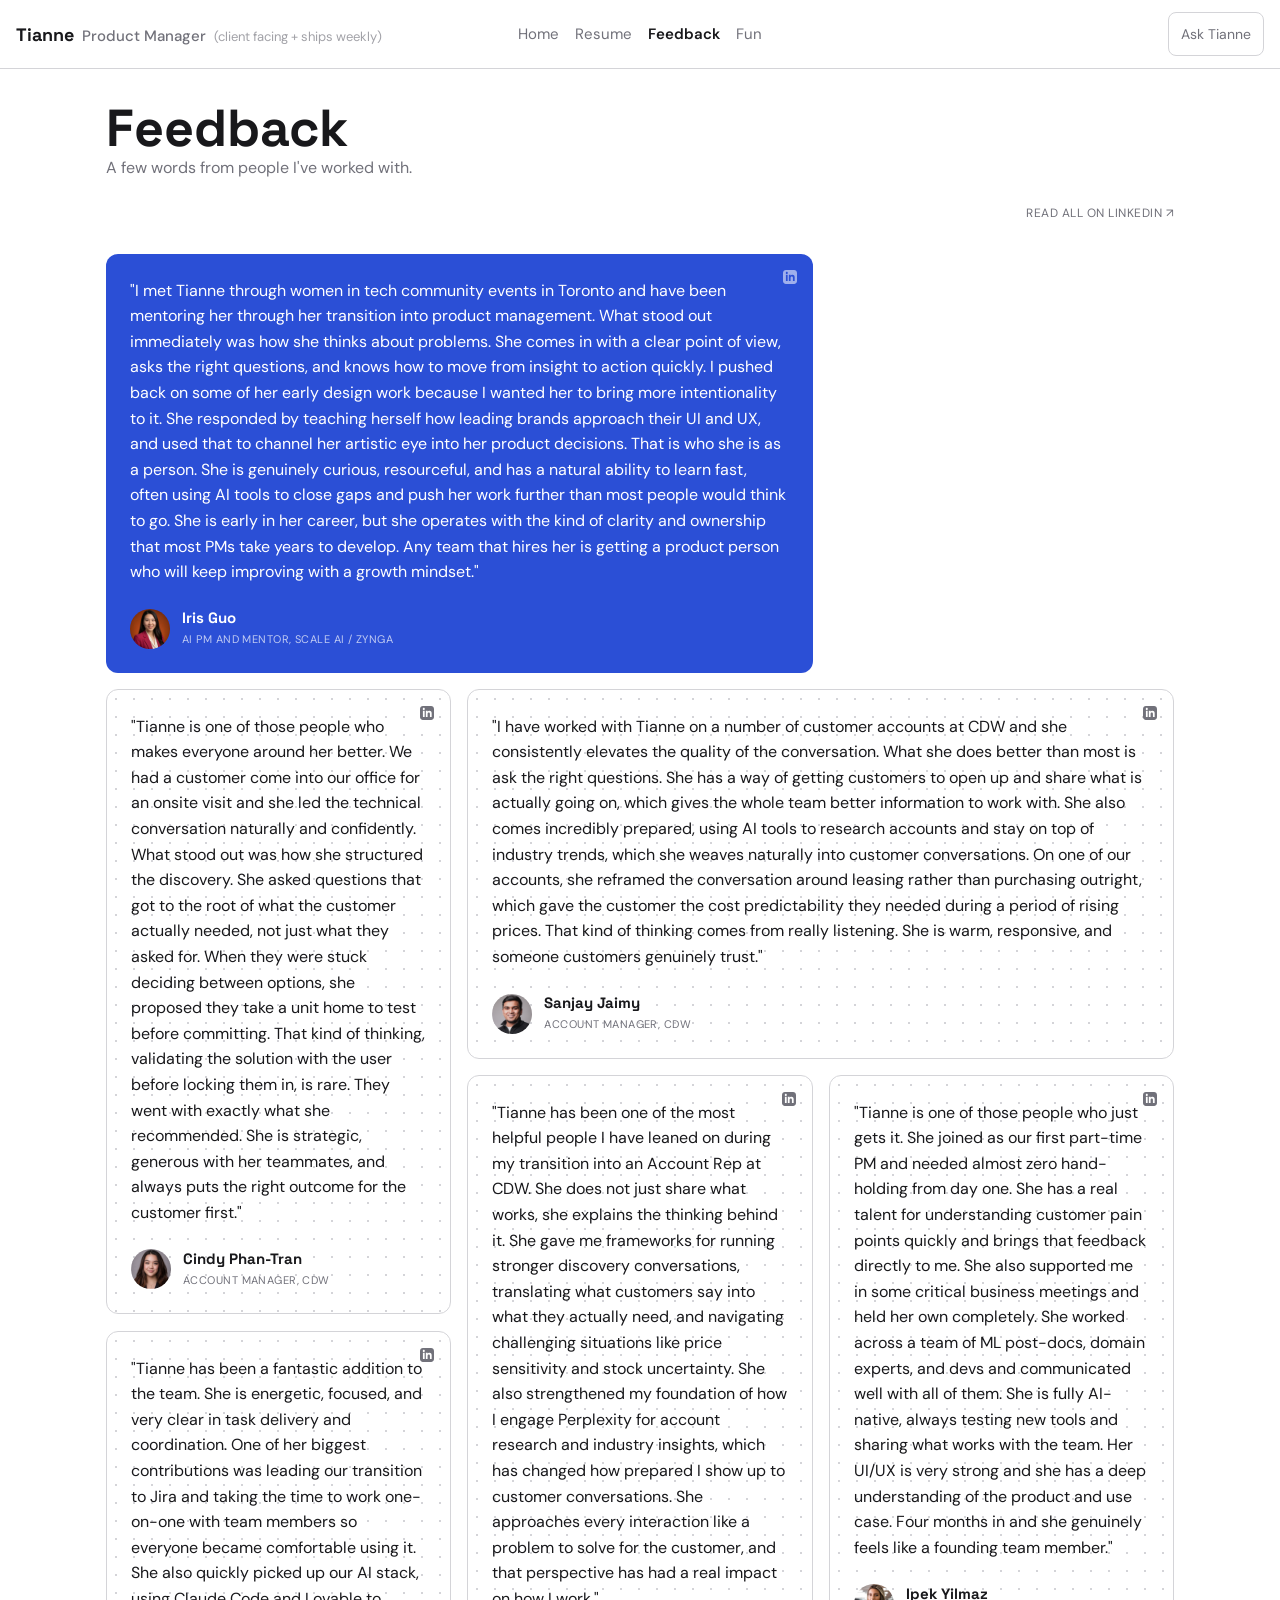
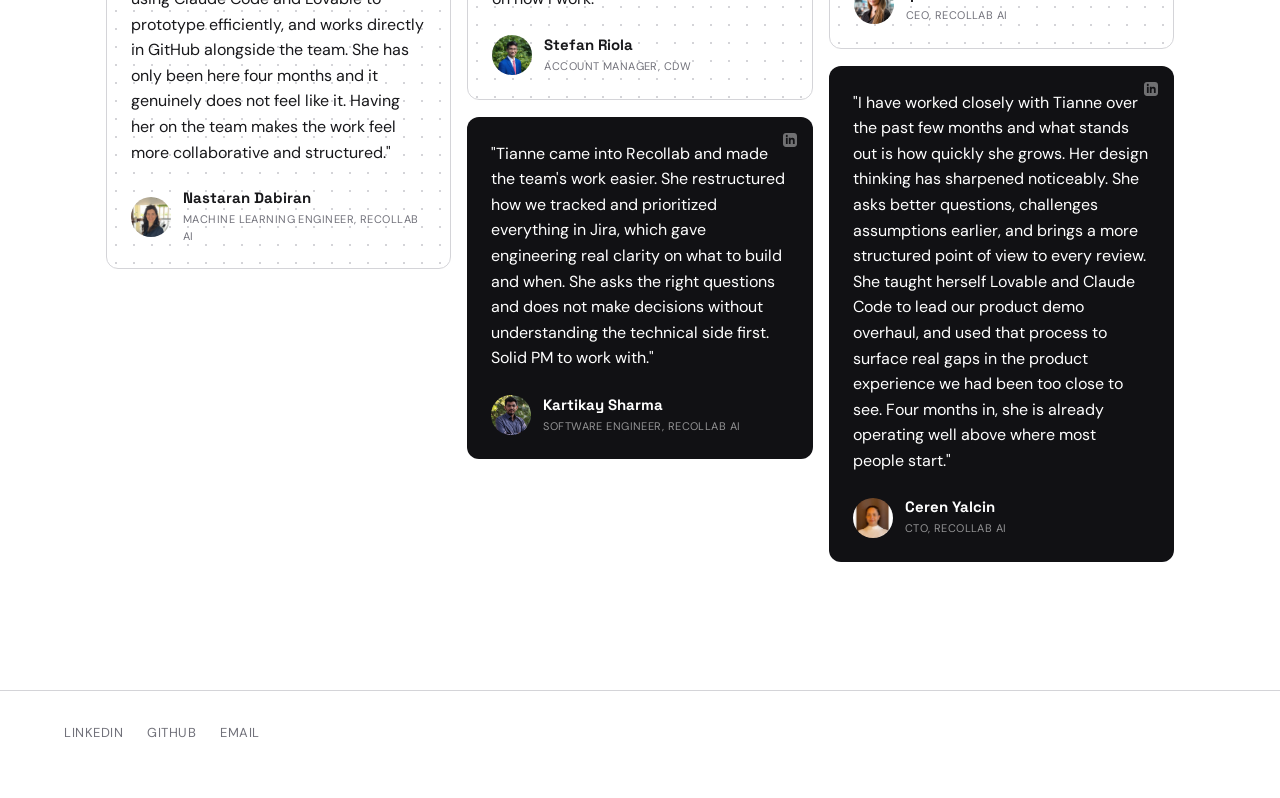
<file: feedback.html>
<!doctype html>
<html lang="en">
<head>
  <meta charset="UTF-8" />
  <meta name="viewport" content="width=device-width, initial-scale=1" />
  <title>Feedback — Tianne</title>
  <link rel="icon" type="image/png" sizes="48x48" href="/assets/images/favicon-48.png" />
  <link rel="icon" type="image/png" sizes="512x512" href="/assets/images/favicon-512.png" />
  <link rel="apple-touch-icon" href="/assets/images/apple-touch-icon.png" />
  <link rel="stylesheet" href="/css/reset.css" />
  <link rel="stylesheet" href="/css/tokens.css" />
  <link rel="stylesheet" href="/css/layout.css" />
  <link rel="stylesheet" href="/css/components.css" />
  <link rel="stylesheet" href="/css/feedback.css" />
  <link rel="preconnect" href="https://fonts.googleapis.com" />
  <link rel="preconnect" href="https://fonts.gstatic.com" crossorigin />
  <link
    href="https://fonts.googleapis.com/css2?family=DM+Sans:wght@400;500;600;700&family=Geist+Pixel&family=Space+Grotesk:wght@700&display=swap"
    rel="stylesheet"
  />
</head>
<body>
  <div id="shared-nav"></div>
  <main class="page-content testimonial-page">
    <header class="page-header">
      <h1>Feedback</h1>
      <p class="page-intro">A few words from people I've worked with.</p>
    </header>

    <section class="page-section">
      <div class="testimonial-header">
        <a
          class="testimonial-linkedin-link"
          href="https://www.linkedin.com/in/tianne-pane/details/recommendations/?detailScreenTabIndex=0"
          target="_blank"
          rel="noopener noreferrer"
        >
          Read all on LinkedIn ↗
        </a>
      </div>

      <div class="testimonial-grid" data-testimonial-grid aria-label="Testimonials"></div>
    </section>
  </main>
  <script src="/js/shared-ui.js" defer></script>
  <script src="/js/chat.js" defer></script>
  <script src="/js/feedback.js" defer></script>
</body>
</html>
</file>
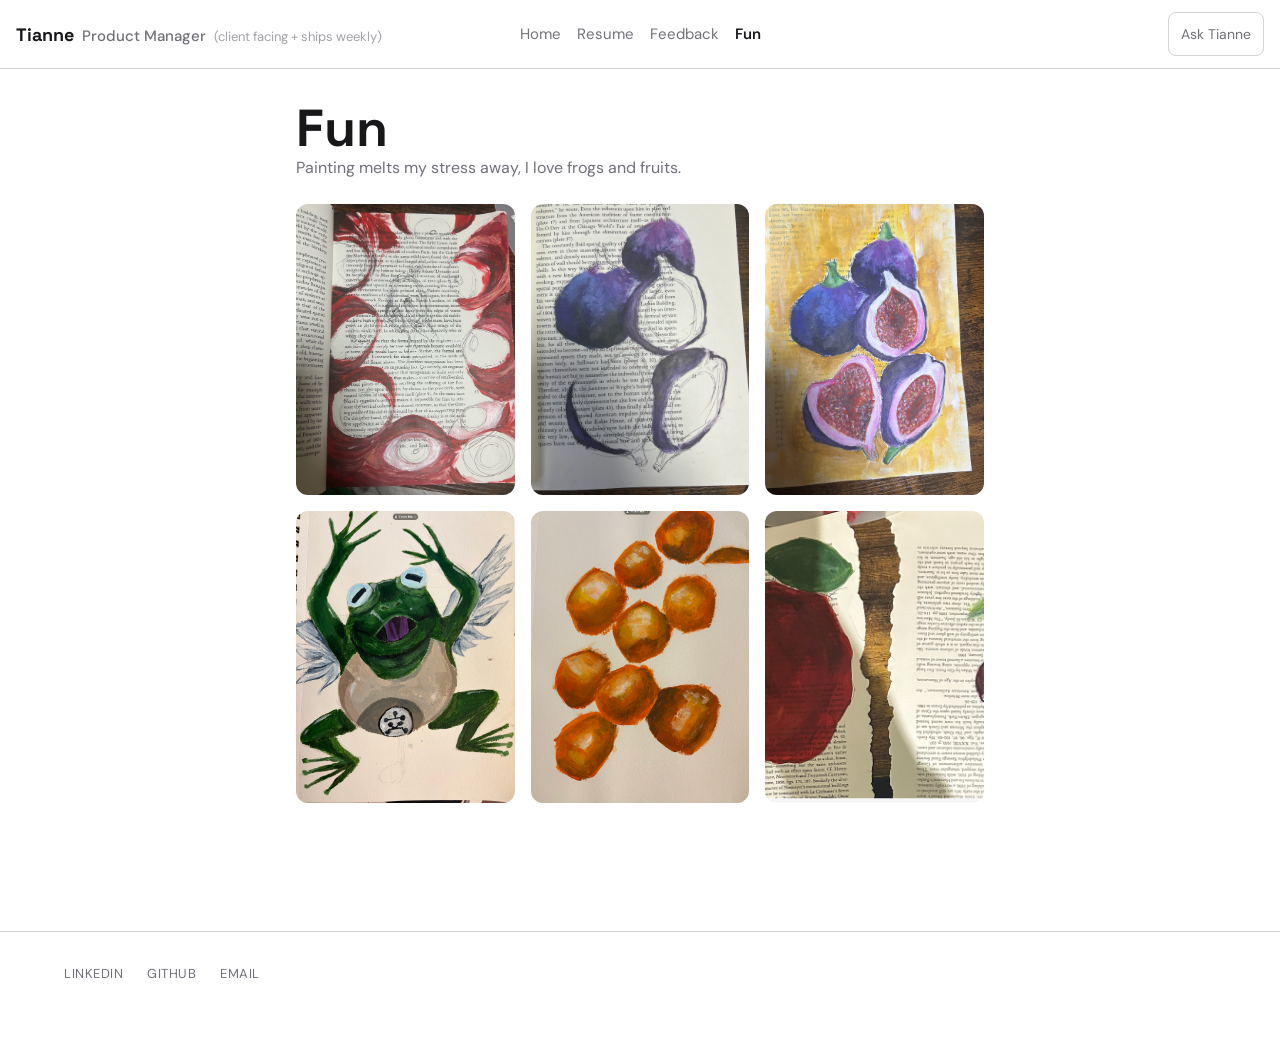
<file: fun.html>
<!doctype html>
<html lang="en">
<head>
  <meta charset="UTF-8" />
  <meta name="viewport" content="width=device-width, initial-scale=1" />
  <title>Fun — Tianne</title>
  <link rel="icon" type="image/png" sizes="48x48" href="/assets/images/favicon-48.png" />
  <link rel="icon" type="image/png" sizes="512x512" href="/assets/images/favicon-512.png" />
  <link rel="apple-touch-icon" href="/assets/images/apple-touch-icon.png" />
  <link rel="stylesheet" href="/css/reset.css" />
  <link rel="stylesheet" href="/css/tokens.css" />
  <link rel="stylesheet" href="/css/layout.css" />
  <link rel="stylesheet" href="/css/components.css" />
  <link rel="preconnect" href="https://fonts.googleapis.com" />
  <link rel="preconnect" href="https://fonts.gstatic.com" crossorigin />
  <link
    href="https://fonts.googleapis.com/css2?family=DM+Sans:wght@400;500;600;700&family=Geist+Pixel&family=Space+Grotesk:wght@700&display=swap"
    rel="stylesheet"
  />
</head>
<body>
  <div id="shared-nav"></div>
  <main class="page-content">
    <header class="page-header">
      <h1>Fun</h1>
      <p class="page-intro">Painting melts my stress away, I love frogs and fruits.</p>
    </header>

    <section class="page-section fun-gallery">
      <img src="/assets/images/fun/fun-red-abstract.png" alt="Painting of a red abstract swirl, painted over a printed book page" />
      <img src="/assets/images/fun/fun-purple-fruit.png" alt="Painting of purple and blue fruit, painted over a printed book page" />
      <img src="/assets/images/fun/fun-figs.png" alt="Painting of sliced figs, painted over a printed book page" />
      <img src="/assets/images/fun/fun-frog.png" alt="Painting of a whimsical winged frog in a sketchbook" />
      <img src="/assets/images/fun/fun-chestnuts.png" alt="Painting of chestnuts" />
      <img src="/assets/images/fun/fun-apple-cherries.png" alt="Painting of an apple and cherries, painted over a printed book spread" />
    </section>
  </main>
  <script src="/js/shared-ui.js" defer></script>
  <script src="/js/chat.js" defer></script>
</body>
</html>
</file>
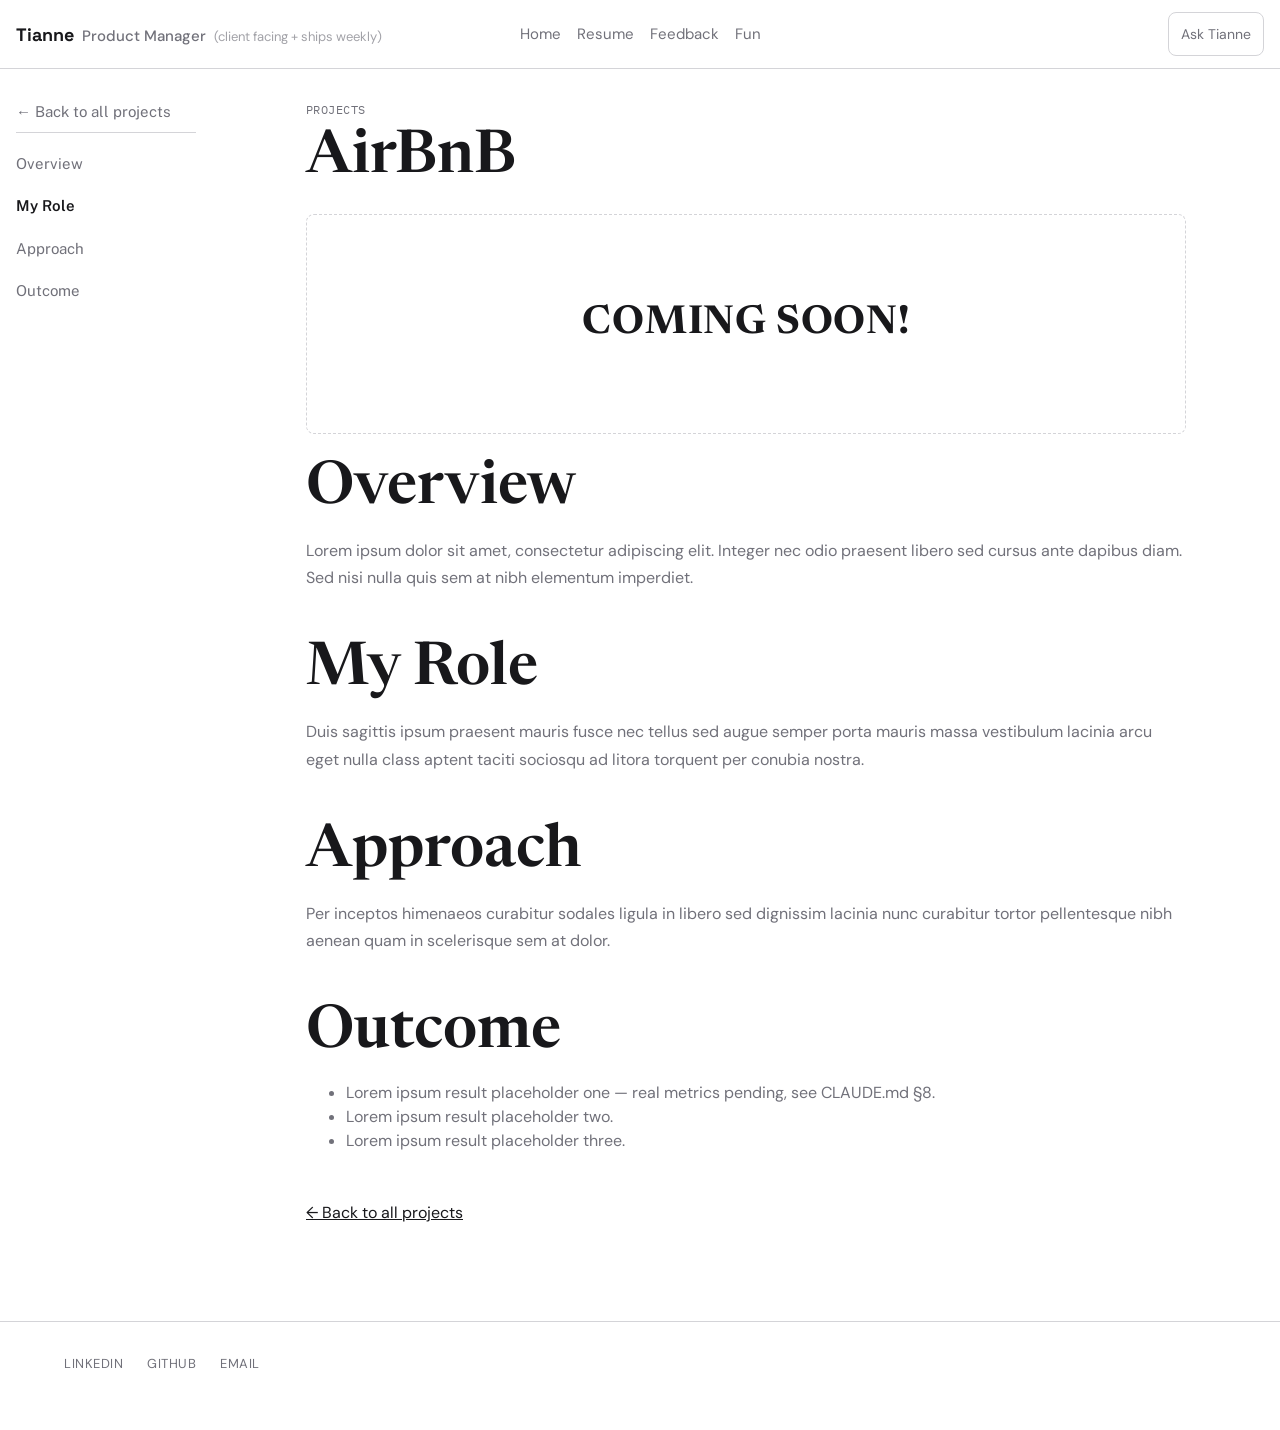
<file: projects/airbnb.html>
<!doctype html>
<html lang="en">
<head>
  <meta charset="UTF-8" />
  <meta name="viewport" content="width=device-width, initial-scale=1" />
  <title>AirBnB — Tianne</title>
  <link rel="icon" type="image/png" sizes="48x48" href="/assets/images/favicon-48.png" />
  <link rel="icon" type="image/png" sizes="512x512" href="/assets/images/favicon-512.png" />
  <link rel="apple-touch-icon" href="/assets/images/apple-touch-icon.png" />
  <link rel="stylesheet" href="/css/reset.css" />
  <link rel="stylesheet" href="/css/tokens.css" />
  <link rel="stylesheet" href="/css/layout.css" />
  <link rel="stylesheet" href="/css/components.css" />
  <link rel="stylesheet" href="/css/typography-v2.css" />
  <link rel="preconnect" href="https://fonts.googleapis.com" />
  <link rel="preconnect" href="https://fonts.gstatic.com" crossorigin />
  <link
    href="https://fonts.googleapis.com/css2?family=DM+Sans:wght@400;500;600;700&family=Geist+Pixel&family=Space+Grotesk:wght@700&display=swap"
    rel="stylesheet"
  />
  <link
    href="https://fonts.googleapis.com/css2?family=Newsreader:opsz,wght@6..72,400..700&family=Public+Sans:wght@400;500;600&family=IBM+Plex+Mono:wght@500&display=swap"
    rel="stylesheet"
  />
</head>
<body>
  <div id="shared-nav"></div>
  <div class="case-study-page">
    <div id="case-study-sidenav" class="case-study-sidenav"></div>
    <main class="case-study" data-project-id="airbnb">
    <header class="case-study-header">
      <p class="case-study-category">Projects</p>
      <h1>AirBnB</h1>
    </header>

    <div class="media-placeholder media-placeholder--coming-soon" role="img" aria-label="AirBnB preview image placeholder">
      Coming Soon!
    </div>

    <section class="case-study-section">
      <h2>Overview</h2>
      <p>Lorem ipsum dolor sit amet, consectetur adipiscing elit. Integer nec odio praesent libero sed cursus ante dapibus diam. Sed nisi nulla quis sem at nibh elementum imperdiet.</p>
    </section>

    <section class="case-study-section">
      <h2>My Role</h2>
      <p>Duis sagittis ipsum praesent mauris fusce nec tellus sed augue semper porta mauris massa vestibulum lacinia arcu eget nulla class aptent taciti sociosqu ad litora torquent per conubia nostra.</p>
    </section>

    <section class="case-study-section">
      <h2>Approach</h2>
      <p>Per inceptos himenaeos curabitur sodales ligula in libero sed dignissim lacinia nunc curabitur tortor pellentesque nibh aenean quam in scelerisque sem at dolor.</p>
    </section>

    <section class="case-study-section">
      <h2>Outcome</h2>
      <ul>
        <li>Lorem ipsum result placeholder one — real metrics pending, see CLAUDE.md §8.</li>
        <li>Lorem ipsum result placeholder two.</li>
        <li>Lorem ipsum result placeholder three.</li>
      </ul>
    </section>

    <p class="case-study-back"><a href="/index.html">← Back to all projects</a></p>
  </main>
  </div>
  <script src="/js/shared-ui.js" defer></script>
  <script src="/js/chat.js" defer></script>
  <script src="/js/case-study-nav.js" defer></script>
</body>
</html>
</file>
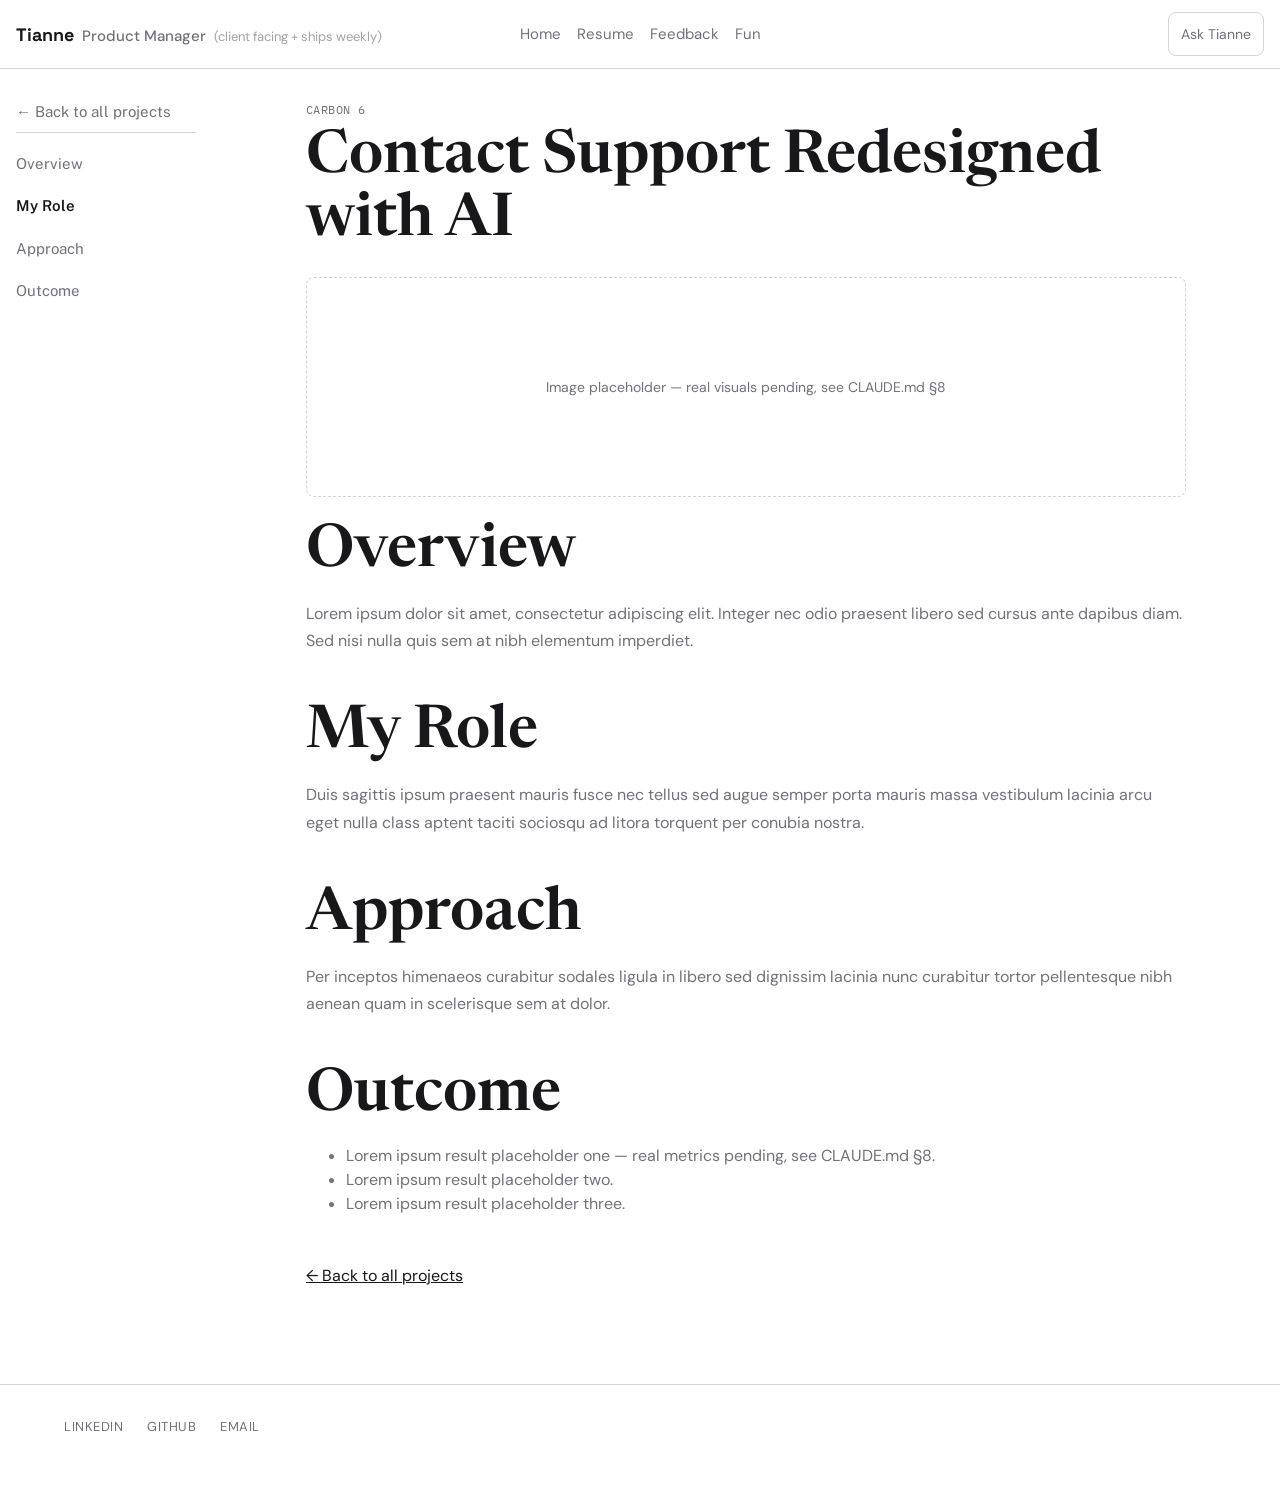
<file: projects/contact-support-ai.html>
<!doctype html>
<html lang="en">
<head>
  <meta charset="UTF-8" />
  <meta name="viewport" content="width=device-width, initial-scale=1" />
  <title>Contact Support Redesigned with AI — Tianne</title>
  <link rel="icon" type="image/png" sizes="48x48" href="/assets/images/favicon-48.png" />
  <link rel="icon" type="image/png" sizes="512x512" href="/assets/images/favicon-512.png" />
  <link rel="apple-touch-icon" href="/assets/images/apple-touch-icon.png" />
  <link rel="stylesheet" href="/css/reset.css" />
  <link rel="stylesheet" href="/css/tokens.css" />
  <link rel="stylesheet" href="/css/layout.css" />
  <link rel="stylesheet" href="/css/components.css" />
  <link rel="stylesheet" href="/css/typography-v2.css" />
  <link rel="preconnect" href="https://fonts.googleapis.com" />
  <link rel="preconnect" href="https://fonts.gstatic.com" crossorigin />
  <link
    href="https://fonts.googleapis.com/css2?family=DM+Sans:wght@400;500;600;700&family=Geist+Pixel&family=Space+Grotesk:wght@700&display=swap"
    rel="stylesheet"
  />
  <link
    href="https://fonts.googleapis.com/css2?family=Newsreader:opsz,wght@6..72,400..700&family=Public+Sans:wght@400;500;600&family=IBM+Plex+Mono:wght@500&display=swap"
    rel="stylesheet"
  />
</head>
<body>
  <div id="shared-nav"></div>
  <div class="case-study-page">
    <div id="case-study-sidenav" class="case-study-sidenav"></div>
    <main class="case-study" data-project-id="contact-support-ai">
    <header class="case-study-header">
      <p class="case-study-category">Carbon 6</p>
      <h1>Contact Support Redesigned with AI</h1>
    </header>

    <div class="media-placeholder" role="img" aria-label="Contact Support Redesigned with AI preview image placeholder">
      Image placeholder — real visuals pending, see CLAUDE.md §8
    </div>

    <section class="case-study-section">
      <h2>Overview</h2>
      <p>Lorem ipsum dolor sit amet, consectetur adipiscing elit. Integer nec odio praesent libero sed cursus ante dapibus diam. Sed nisi nulla quis sem at nibh elementum imperdiet.</p>
    </section>

    <section class="case-study-section">
      <h2>My Role</h2>
      <p>Duis sagittis ipsum praesent mauris fusce nec tellus sed augue semper porta mauris massa vestibulum lacinia arcu eget nulla class aptent taciti sociosqu ad litora torquent per conubia nostra.</p>
    </section>

    <section class="case-study-section">
      <h2>Approach</h2>
      <p>Per inceptos himenaeos curabitur sodales ligula in libero sed dignissim lacinia nunc curabitur tortor pellentesque nibh aenean quam in scelerisque sem at dolor.</p>
    </section>

    <section class="case-study-section">
      <h2>Outcome</h2>
      <ul>
        <li>Lorem ipsum result placeholder one — real metrics pending, see CLAUDE.md §8.</li>
        <li>Lorem ipsum result placeholder two.</li>
        <li>Lorem ipsum result placeholder three.</li>
      </ul>
    </section>

    <p class="case-study-back"><a href="/index.html">← Back to all projects</a></p>
  </main>
  </div>
  <script src="/js/shared-ui.js" defer></script>
  <script src="/js/chat.js" defer></script>
  <script src="/js/case-study-nav.js" defer></script>
</body>
</html>
</file>
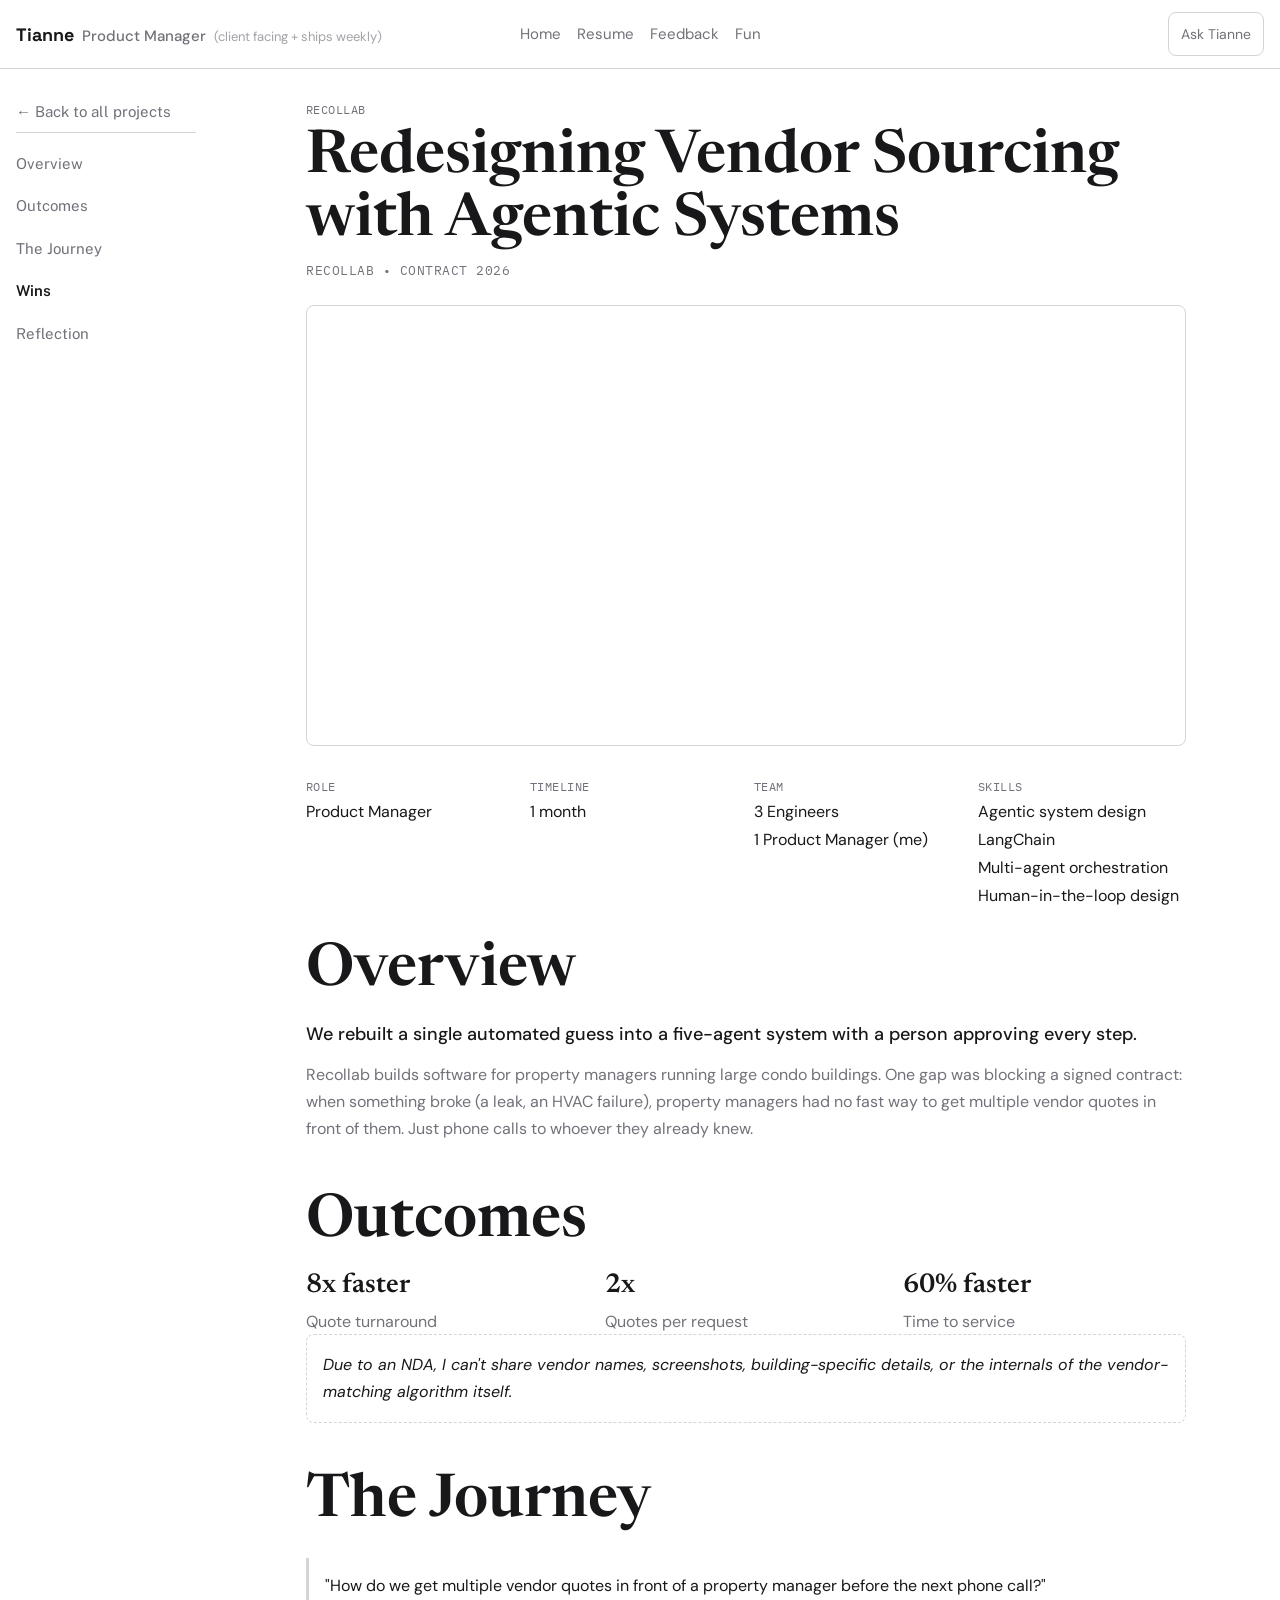
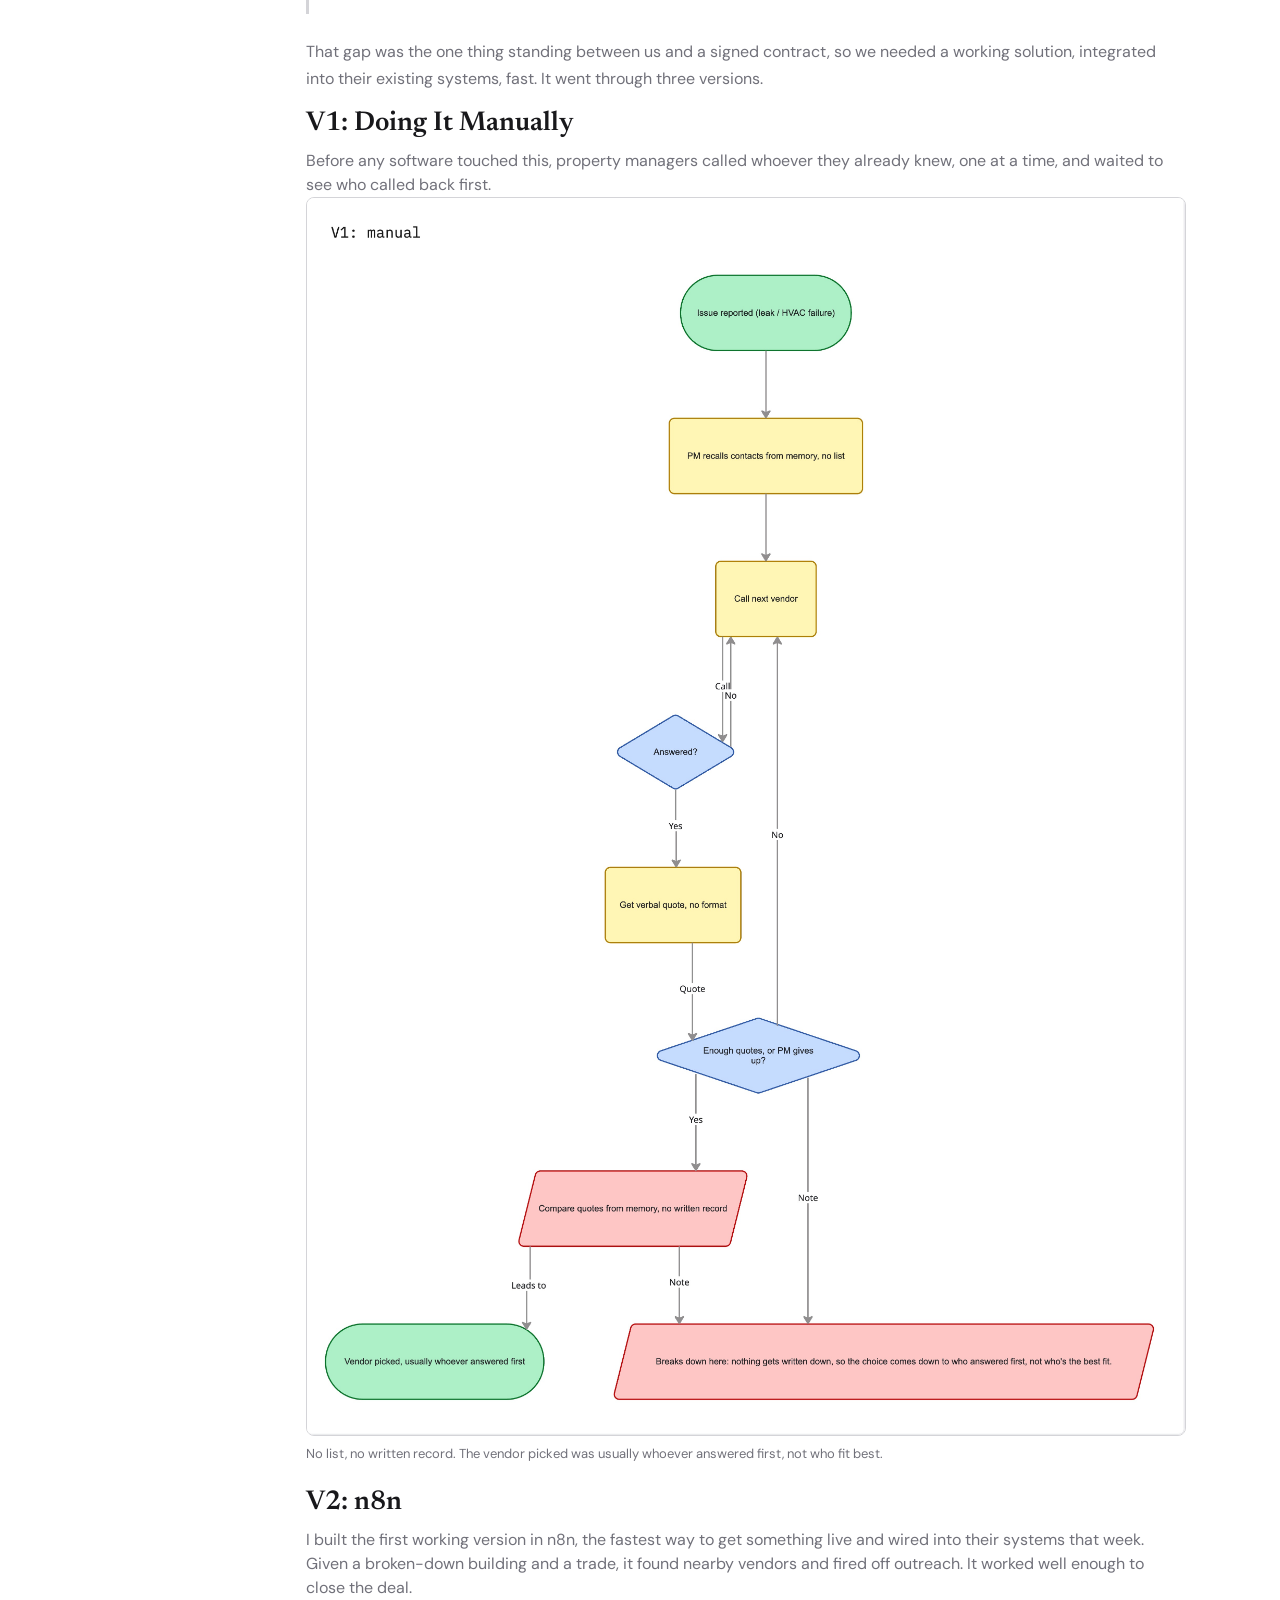
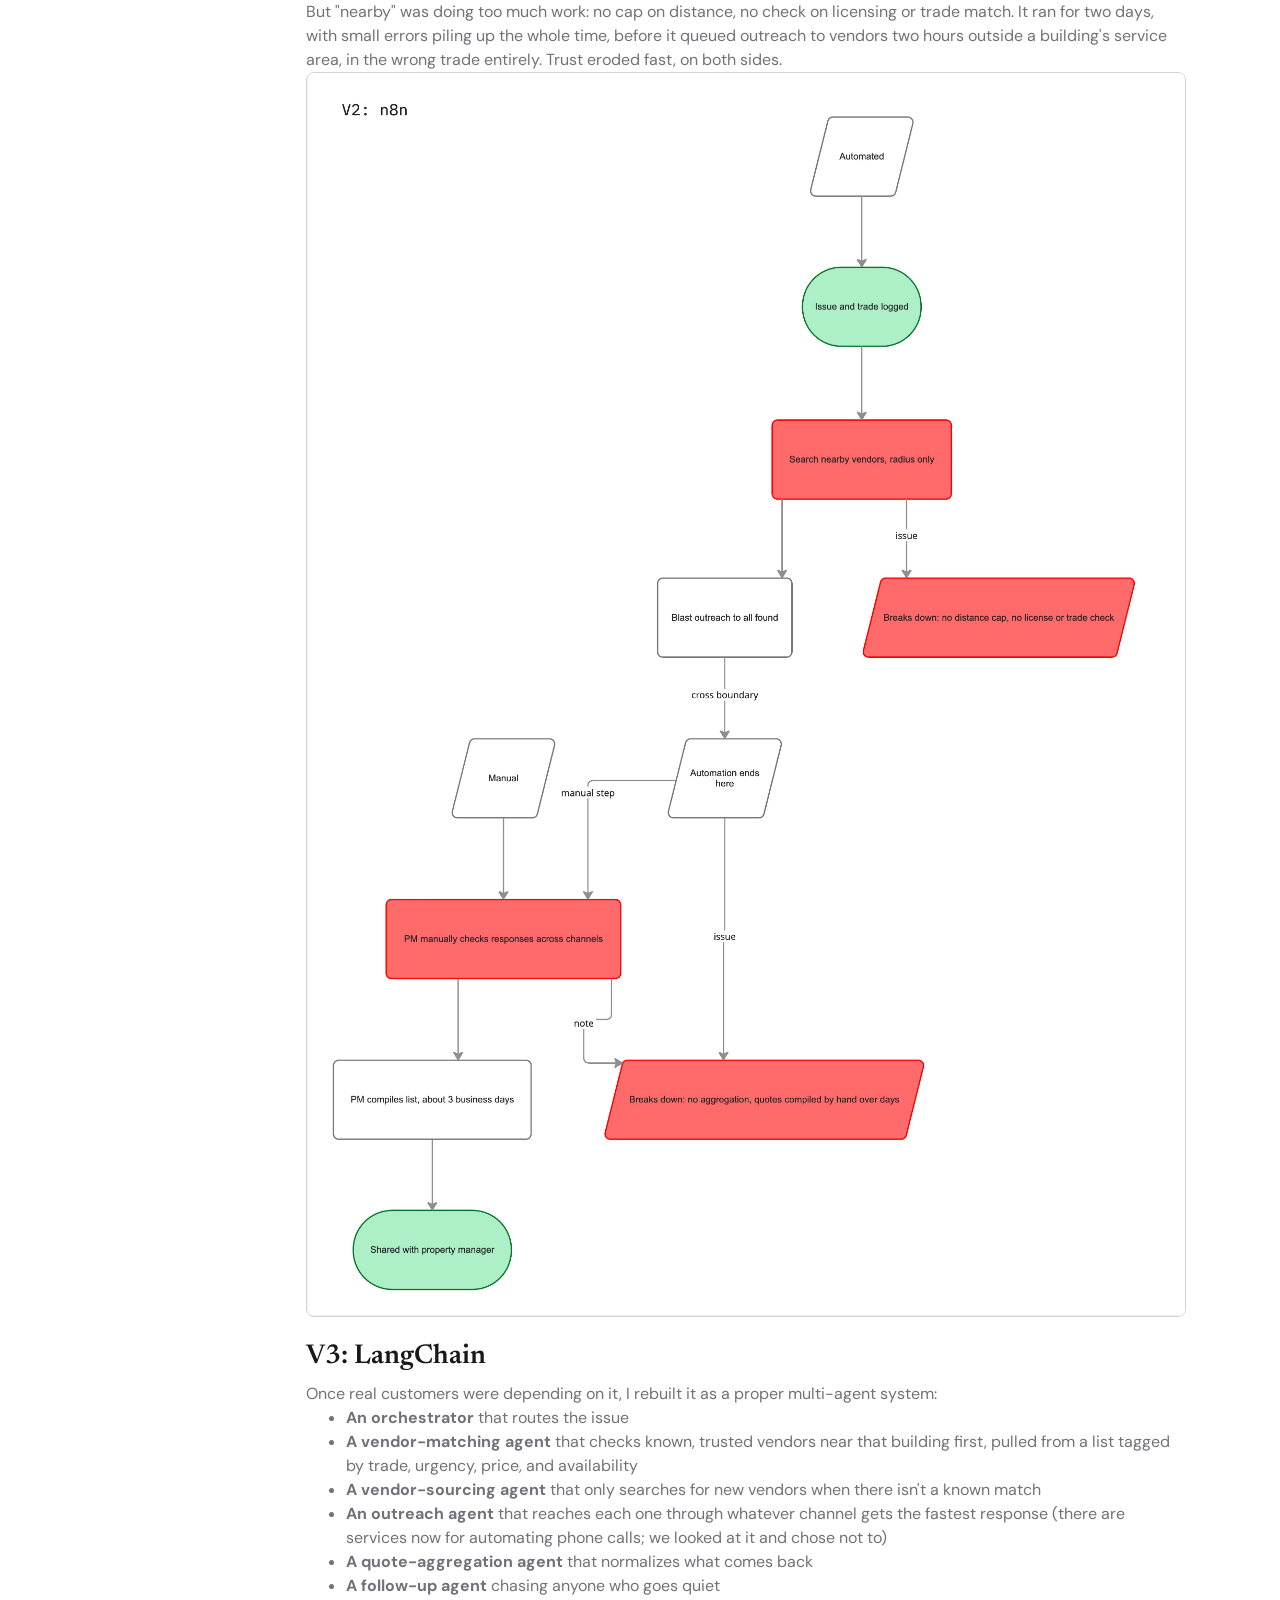
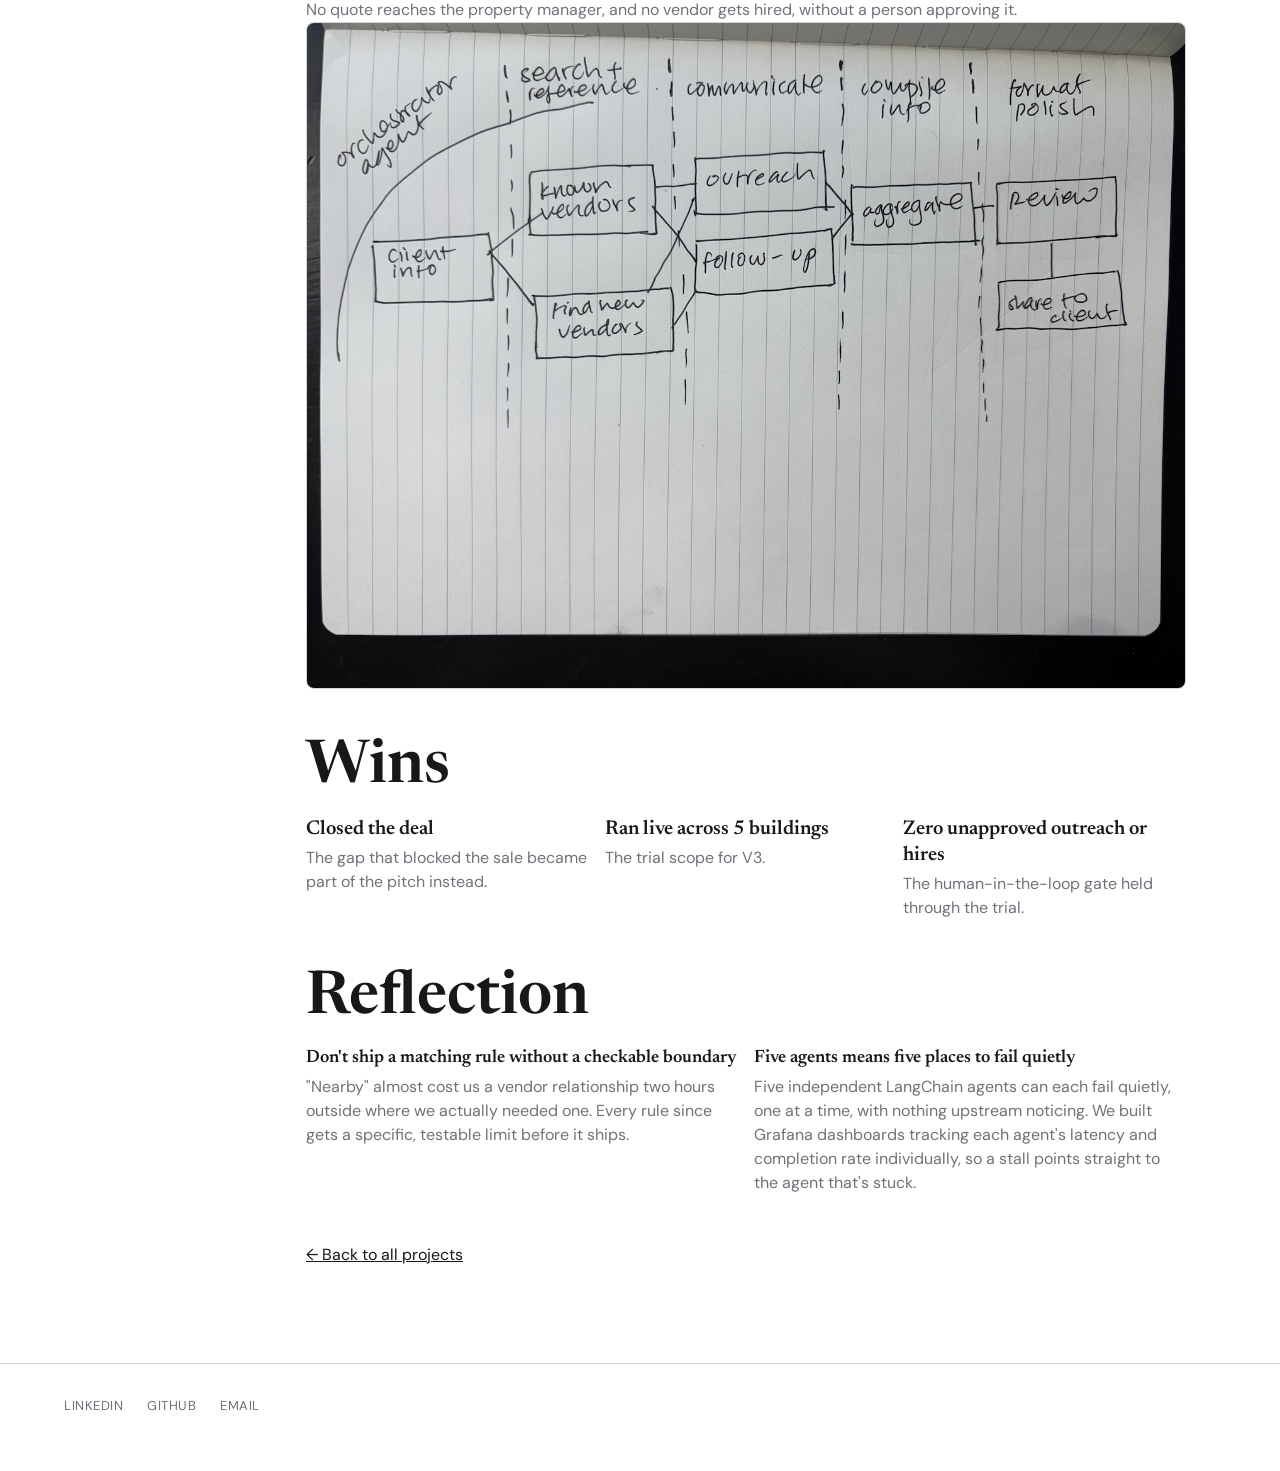
<file: projects/langchain-aggregator.html>
<!doctype html>
<html lang="en">
<head>
  <meta charset="UTF-8" />
  <meta name="viewport" content="width=device-width, initial-scale=1" />
  <title>Recollab — Tianne</title>
  <link rel="icon" type="image/png" sizes="48x48" href="/assets/images/favicon-48.png" />
  <link rel="icon" type="image/png" sizes="512x512" href="/assets/images/favicon-512.png" />
  <link rel="apple-touch-icon" href="/assets/images/apple-touch-icon.png" />
  <link rel="stylesheet" href="/css/reset.css" />
  <link rel="stylesheet" href="/css/tokens.css" />
  <link rel="stylesheet" href="/css/layout.css" />
  <link rel="stylesheet" href="/css/components.css" />
  <link rel="stylesheet" href="/css/typography-v2.css" />
  <link rel="preconnect" href="https://fonts.googleapis.com" />
  <link rel="preconnect" href="https://fonts.gstatic.com" crossorigin />
  <link
    href="https://fonts.googleapis.com/css2?family=DM+Sans:wght@400;500;600;700&family=Geist+Pixel&family=Space+Grotesk:wght@700&display=swap"
    rel="stylesheet"
  />
  <link
    href="https://fonts.googleapis.com/css2?family=Newsreader:opsz,wght@6..72,400..700&family=Public+Sans:wght@400;500;600&family=IBM+Plex+Mono:wght@500&display=swap"
    rel="stylesheet"
  />
</head>
<body>
  <div id="shared-nav"></div>
  <div class="case-study-page">
    <div id="case-study-sidenav" class="case-study-sidenav"></div>
    <main class="case-study" data-project-id="langchain-aggregator">
    <header class="case-study-header">
      <p class="case-study-category">Recollab</p>
      <h1>Redesigning Vendor Sourcing with Agentic Systems</h1>
      <p class="case-study-eyebrow">Recollab • Contract 2026</p>
    </header>

    <div class="case-study-hero">
      <video class="case-study-hero-motion" src="/assets/video/recollab-thumbnail.mp4" autoplay loop muted playsinline aria-label="Vendor quote cards from the Recollab matching flow — Volt Electric, Bright Line Plumbing, Falcon HVAC"></video>
      <img class="case-study-hero-static" src="/assets/images/recollab-thumbnail-poster.jpg" alt="Vendor quote cards from the Recollab matching flow — Volt Electric, Bright Line Plumbing, Falcon HVAC" />
    </div>

    <dl class="case-study-meta case-study-meta--hero">
      <div><dt>Role</dt><dd>Product Manager</dd></div>
      <div><dt>Timeline</dt><dd>1 month</dd></div>
      <div><dt>Team</dt><dd class="case-study-meta-list"><span>3 Engineers</span><span>1 Product Manager (me)</span></dd></div>
      <div><dt>Skills</dt><dd class="case-study-meta-list"><span>Agentic system design</span><span>LangChain</span><span>Multi-agent orchestration</span><span>Human-in-the-loop design</span></dd></div>
    </dl>

    <section class="case-study-section">
      <h2>Overview</h2>
      <p class="case-study-lede">We rebuilt a single automated guess into a five-agent system with a person approving every step.</p>
      <p>Recollab builds software for property managers running large condo buildings. One gap was blocking a signed contract: when something broke (a leak, an HVAC failure), property managers had no fast way to get multiple vendor quotes in front of them. Just phone calls to whoever they already knew.</p>
    </section>

    <section class="case-study-section">
      <h2>Outcomes</h2>
      <div class="case-study-columns case-study-columns--3">
        <div class="case-study-stat">
          <h3>8x faster</h3>
          <p>Quote turnaround</p>
        </div>
        <div class="case-study-stat">
          <h3>2x</h3>
          <p>Quotes per request</p>
        </div>
        <div class="case-study-stat">
          <h3>60% faster</h3>
          <p>Time to service</p>
        </div>
      </div>
      <p class="case-study-callout"><em>Due to an NDA, I can't share vendor names, screenshots, building-specific details, or the internals of the vendor-matching algorithm itself.</em></p>
    </section>

    <section class="case-study-section">
      <h2>The Journey</h2>

      <blockquote class="case-study-quote">
        <p>"How do we get multiple vendor quotes in front of a property manager before the next phone call?"</p>
      </blockquote>

      <p>That gap was the one thing standing between us and a signed contract, so we needed a working solution, integrated into their existing systems, fast. It went through three versions.</p>

      <div class="case-study-subbeat">
        <h3>V1: Doing It Manually</h3>
        <p>Before any software touched this, property managers called whoever they already knew, one at a time, and waited to see who called back first.</p>
        <figure class="case-study-figure">
          <img src="/assets/images/recollab-diag1.jpg" alt="Diagram: V1 manual process — issue reported, PM recalls vendor contacts from memory with no list, calls the next vendor, waits to see if they answer, gets a verbal quote with no format, repeats until enough quotes or giving up, then compares quotes from memory with no written record. Breaks down because nothing gets written down, so the vendor picked is usually whoever answered first, not who's the best fit." />
          <figcaption>No list, no written record. The vendor picked was usually whoever answered first, not who fit best.</figcaption>
        </figure>
      </div>

      <div class="case-study-subbeat">
        <h3>V2: n8n</h3>
        <p>I built the first working version in n8n, the fastest way to get something live and wired into their systems that week. Given a broken-down building and a trade, it found nearby vendors and fired off outreach. It worked well enough to close the deal.</p>
        <p>But "nearby" was doing too much work: no cap on distance, no check on licensing or trade match. It ran for two days, with small errors piling up the whole time, before it queued outreach to vendors two hours outside a building's service area, in the wrong trade entirely. Trust eroded fast, on both sides.</p>

        <figure class="case-study-figure">
          <img src="/assets/images/recollab-diag2.jpg" alt="Diagram: V2 n8n automated flow — issue and trade logged, search nearby vendors by radius only (breaks down: no distance cap, no license or trade check), blast outreach to all found, PM manually checks responses across channels, PM compiles the list by hand over about 3 business days (breaks down: no aggregation, quotes compiled by hand over days), shared with property manager." />
        </figure>
      </div>

      <div class="case-study-subbeat">
        <h3>V3: LangChain</h3>
        <p>Once real customers were depending on it, I rebuilt it as a proper multi-agent system:</p>
        <ul>
          <li><strong>An orchestrator</strong> that routes the issue</li>
          <li><strong>A vendor-matching agent</strong> that checks known, trusted vendors near that building first, pulled from a list tagged by trade, urgency, price, and availability</li>
          <li><strong>A vendor-sourcing agent</strong> that only searches for new vendors when there isn't a known match</li>
          <li><strong>An outreach agent</strong> that reaches each one through whatever channel gets the fastest response (there are services now for automating phone calls; we looked at it and chose not to)</li>
          <li><strong>A quote-aggregation agent</strong> that normalizes what comes back</li>
          <li><strong>A follow-up agent</strong> chasing anyone who goes quiet</li>
        </ul>
        <p>No quote reaches the property manager, and no vendor gets hired, without a person approving it.</p>

        <figure class="case-study-figure">
          <img src="/assets/images/recollab-langchain.png" alt="Hand-drawn sketch of the V3 agent flow: orchestrator agent routes client info to known vendors or a find-new-vendors search, both feed outreach and follow-up agents, which feed an aggregate step, then a review step, then share to client." />
        </figure>
      </div>
    </section>

    <section class="case-study-section">
      <h2>Wins</h2>
      <div class="case-study-columns case-study-columns--3">
        <div class="friction-point">
          <h3>Closed the deal</h3>
          <p>The gap that blocked the sale became part of the pitch instead.</p>
        </div>
        <div class="friction-point">
          <h3>Ran live across 5 buildings</h3>
          <p>The trial scope for V3.</p>
        </div>
        <div class="friction-point">
          <h3>Zero unapproved outreach or hires</h3>
          <p>The human-in-the-loop gate held through the trial.</p>
        </div>
      </div>
    </section>

    <section class="case-study-section">
      <h2>Reflection</h2>
      <div class="case-study-columns case-study-columns--2">
        <div class="reflection-item">
          <h4>Don't ship a matching rule without a checkable boundary</h4>
          <p>"Nearby" almost cost us a vendor relationship two hours outside where we actually needed one. Every rule since gets a specific, testable limit before it ships.</p>
        </div>
        <div class="reflection-item">
          <h4>Five agents means five places to fail quietly</h4>
          <p>Five independent LangChain agents can each fail quietly, one at a time, with nothing upstream noticing. We built Grafana dashboards tracking each agent's latency and completion rate individually, so a stall points straight to the agent that's stuck.</p>
        </div>
      </div>
    </section>

    <p class="case-study-back"><a href="/index.html">← Back to all projects</a></p>
  </main>
  </div>
  <script src="/js/shared-ui.js" defer></script>
  <script src="/js/chat.js" defer></script>
  <script src="/js/case-study-nav.js" defer></script>
</body>
</html>
</file>
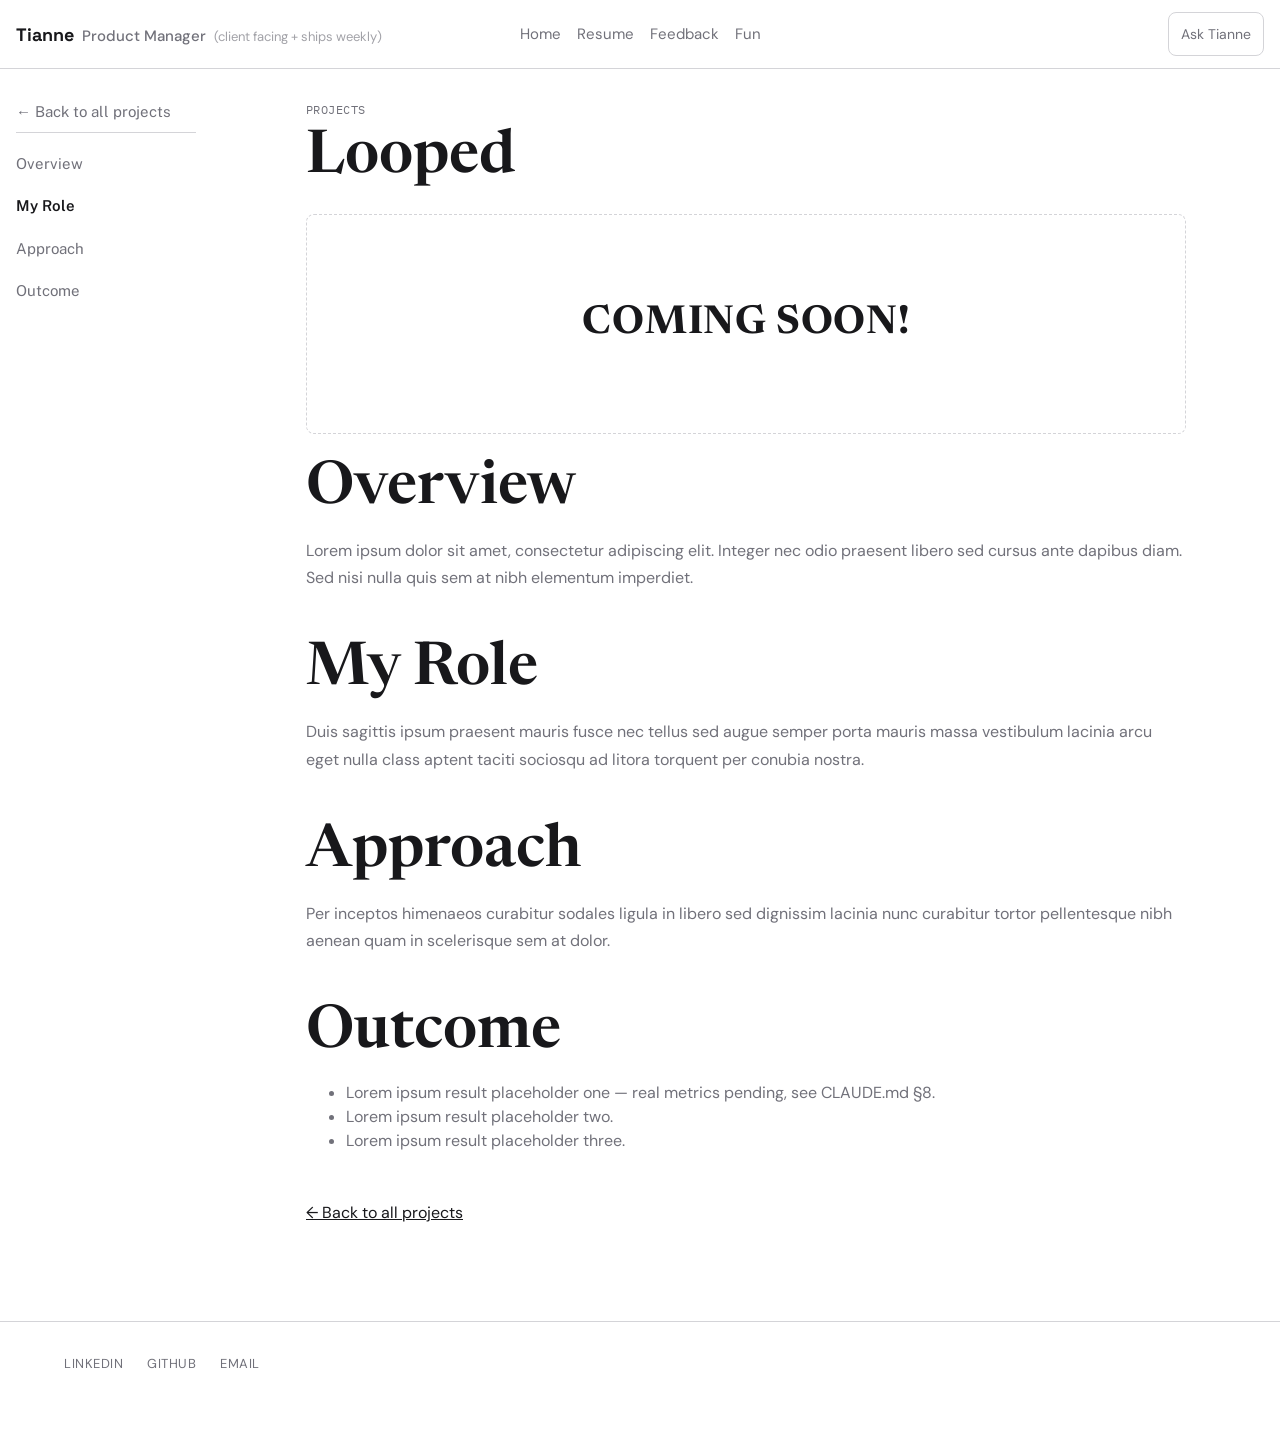
<file: projects/looped.html>
<!doctype html>
<html lang="en">
<head>
  <meta charset="UTF-8" />
  <meta name="viewport" content="width=device-width, initial-scale=1" />
  <title>Looped — Tianne</title>
  <link rel="icon" type="image/png" sizes="48x48" href="/assets/images/favicon-48.png" />
  <link rel="icon" type="image/png" sizes="512x512" href="/assets/images/favicon-512.png" />
  <link rel="apple-touch-icon" href="/assets/images/apple-touch-icon.png" />
  <link rel="stylesheet" href="/css/reset.css" />
  <link rel="stylesheet" href="/css/tokens.css" />
  <link rel="stylesheet" href="/css/layout.css" />
  <link rel="stylesheet" href="/css/components.css" />
  <link rel="stylesheet" href="/css/typography-v2.css" />
  <link rel="preconnect" href="https://fonts.googleapis.com" />
  <link rel="preconnect" href="https://fonts.gstatic.com" crossorigin />
  <link
    href="https://fonts.googleapis.com/css2?family=DM+Sans:wght@400;500;600;700&family=Geist+Pixel&family=Space+Grotesk:wght@700&display=swap"
    rel="stylesheet"
  />
  <link
    href="https://fonts.googleapis.com/css2?family=Newsreader:opsz,wght@6..72,400..700&family=Public+Sans:wght@400;500;600&family=IBM+Plex+Mono:wght@500&display=swap"
    rel="stylesheet"
  />
</head>
<body>
  <div id="shared-nav"></div>
  <div class="case-study-page">
    <div id="case-study-sidenav" class="case-study-sidenav"></div>
    <main class="case-study" data-project-id="looped">
    <header class="case-study-header">
      <p class="case-study-category">Projects</p>
      <h1>Looped</h1>
    </header>

    <div class="media-placeholder media-placeholder--coming-soon" role="img" aria-label="Looped preview image placeholder">
      Coming Soon!
    </div>

    <section class="case-study-section">
      <h2>Overview</h2>
      <p>Lorem ipsum dolor sit amet, consectetur adipiscing elit. Integer nec odio praesent libero sed cursus ante dapibus diam. Sed nisi nulla quis sem at nibh elementum imperdiet.</p>
    </section>

    <section class="case-study-section">
      <h2>My Role</h2>
      <p>Duis sagittis ipsum praesent mauris fusce nec tellus sed augue semper porta mauris massa vestibulum lacinia arcu eget nulla class aptent taciti sociosqu ad litora torquent per conubia nostra.</p>
    </section>

    <section class="case-study-section">
      <h2>Approach</h2>
      <p>Per inceptos himenaeos curabitur sodales ligula in libero sed dignissim lacinia nunc curabitur tortor pellentesque nibh aenean quam in scelerisque sem at dolor.</p>
    </section>

    <section class="case-study-section">
      <h2>Outcome</h2>
      <ul>
        <li>Lorem ipsum result placeholder one — real metrics pending, see CLAUDE.md §8.</li>
        <li>Lorem ipsum result placeholder two.</li>
        <li>Lorem ipsum result placeholder three.</li>
      </ul>
    </section>

    <p class="case-study-back"><a href="/index.html">← Back to all projects</a></p>
  </main>
  </div>
  <script src="/js/shared-ui.js" defer></script>
  <script src="/js/chat.js" defer></script>
  <script src="/js/case-study-nav.js" defer></script>
</body>
</html>
</file>
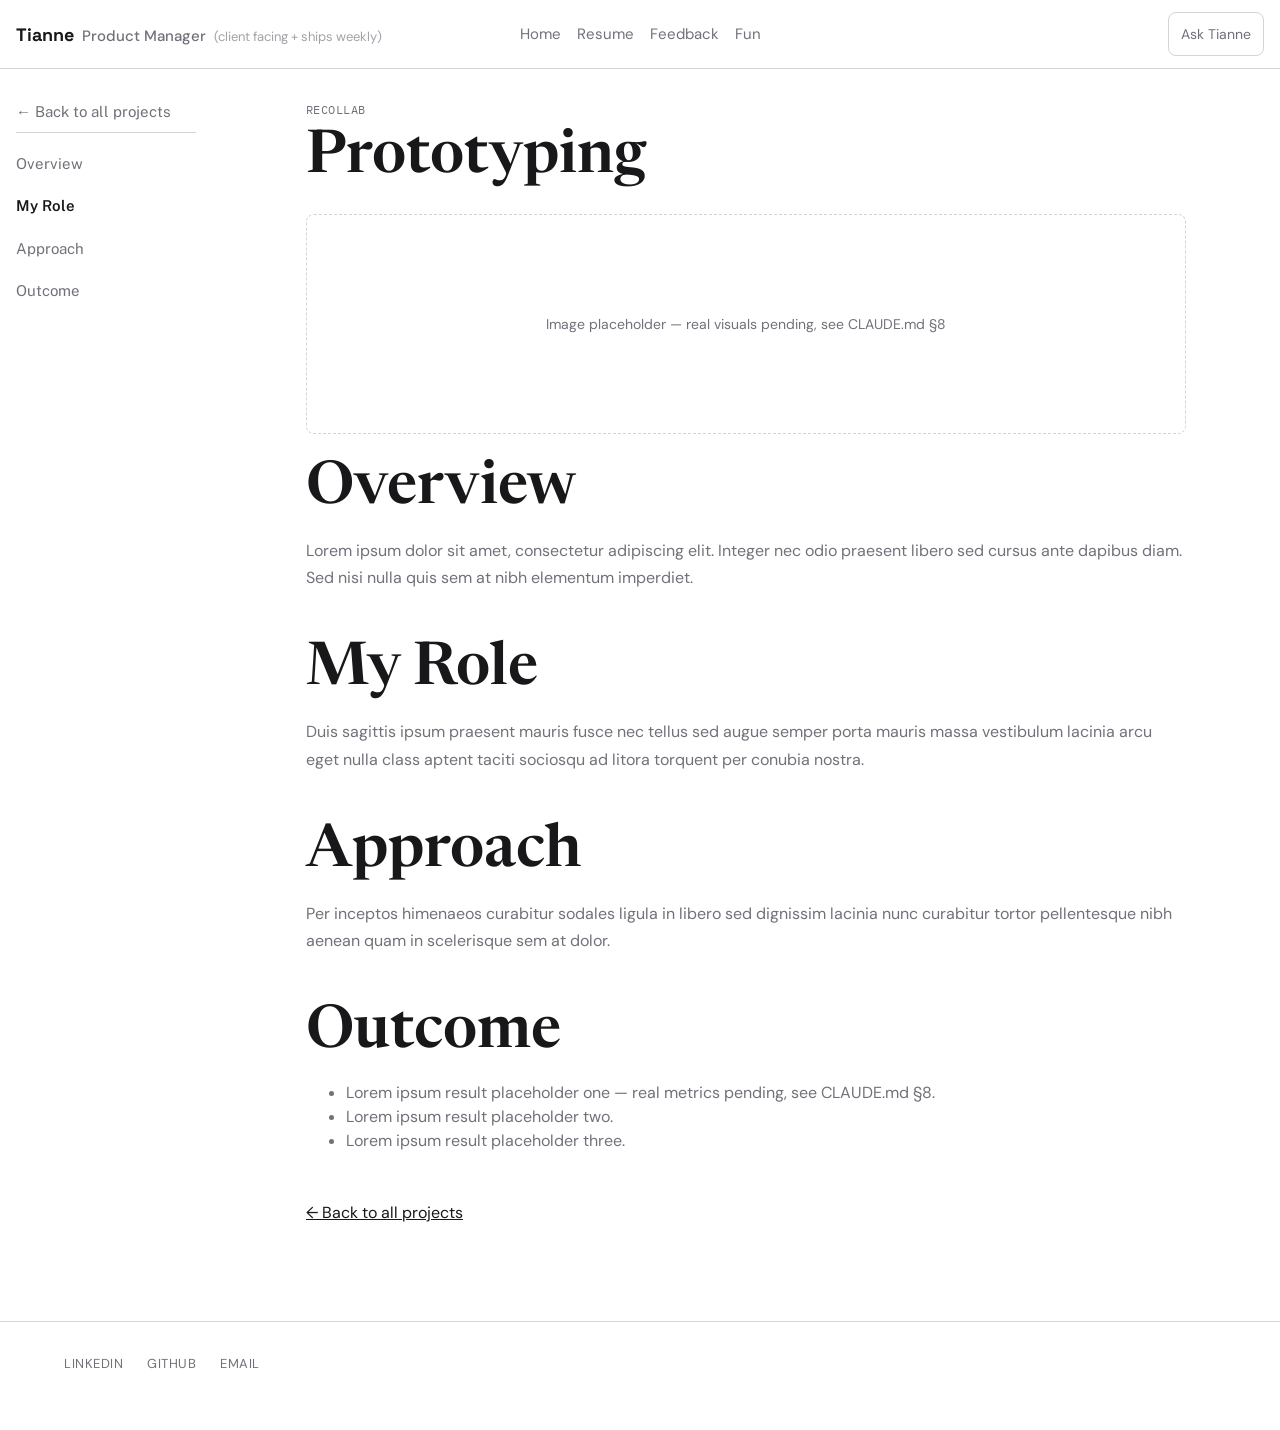
<file: projects/prototyping.html>
<!doctype html>
<html lang="en">
<head>
  <meta charset="UTF-8" />
  <meta name="viewport" content="width=device-width, initial-scale=1" />
  <title>Prototyping — Tianne</title>
  <link rel="icon" type="image/png" sizes="48x48" href="/assets/images/favicon-48.png" />
  <link rel="icon" type="image/png" sizes="512x512" href="/assets/images/favicon-512.png" />
  <link rel="apple-touch-icon" href="/assets/images/apple-touch-icon.png" />
  <link rel="stylesheet" href="/css/reset.css" />
  <link rel="stylesheet" href="/css/tokens.css" />
  <link rel="stylesheet" href="/css/layout.css" />
  <link rel="stylesheet" href="/css/components.css" />
  <link rel="stylesheet" href="/css/typography-v2.css" />
  <link rel="preconnect" href="https://fonts.googleapis.com" />
  <link rel="preconnect" href="https://fonts.gstatic.com" crossorigin />
  <link
    href="https://fonts.googleapis.com/css2?family=DM+Sans:wght@400;500;600;700&family=Geist+Pixel&family=Space+Grotesk:wght@700&display=swap"
    rel="stylesheet"
  />
  <link
    href="https://fonts.googleapis.com/css2?family=Newsreader:opsz,wght@6..72,400..700&family=Public+Sans:wght@400;500;600&family=IBM+Plex+Mono:wght@500&display=swap"
    rel="stylesheet"
  />
</head>
<body>
  <div id="shared-nav"></div>
  <div class="case-study-page">
    <div id="case-study-sidenav" class="case-study-sidenav"></div>
    <main class="case-study" data-project-id="prototyping">
    <header class="case-study-header">
      <p class="case-study-category">Recollab</p>
      <h1>Prototyping</h1>
    </header>

    <div class="media-placeholder" role="img" aria-label="Prototyping preview image placeholder">
      Image placeholder — real visuals pending, see CLAUDE.md §8
    </div>

    <section class="case-study-section">
      <h2>Overview</h2>
      <p>Lorem ipsum dolor sit amet, consectetur adipiscing elit. Integer nec odio praesent libero sed cursus ante dapibus diam. Sed nisi nulla quis sem at nibh elementum imperdiet.</p>
    </section>

    <section class="case-study-section">
      <h2>My Role</h2>
      <p>Duis sagittis ipsum praesent mauris fusce nec tellus sed augue semper porta mauris massa vestibulum lacinia arcu eget nulla class aptent taciti sociosqu ad litora torquent per conubia nostra.</p>
    </section>

    <section class="case-study-section">
      <h2>Approach</h2>
      <p>Per inceptos himenaeos curabitur sodales ligula in libero sed dignissim lacinia nunc curabitur tortor pellentesque nibh aenean quam in scelerisque sem at dolor.</p>
    </section>

    <section class="case-study-section">
      <h2>Outcome</h2>
      <ul>
        <li>Lorem ipsum result placeholder one — real metrics pending, see CLAUDE.md §8.</li>
        <li>Lorem ipsum result placeholder two.</li>
        <li>Lorem ipsum result placeholder three.</li>
      </ul>
    </section>

    <p class="case-study-back"><a href="/index.html">← Back to all projects</a></p>
  </main>
  </div>
  <script src="/js/shared-ui.js" defer></script>
  <script src="/js/chat.js" defer></script>
  <script src="/js/case-study-nav.js" defer></script>
</body>
</html>
</file>
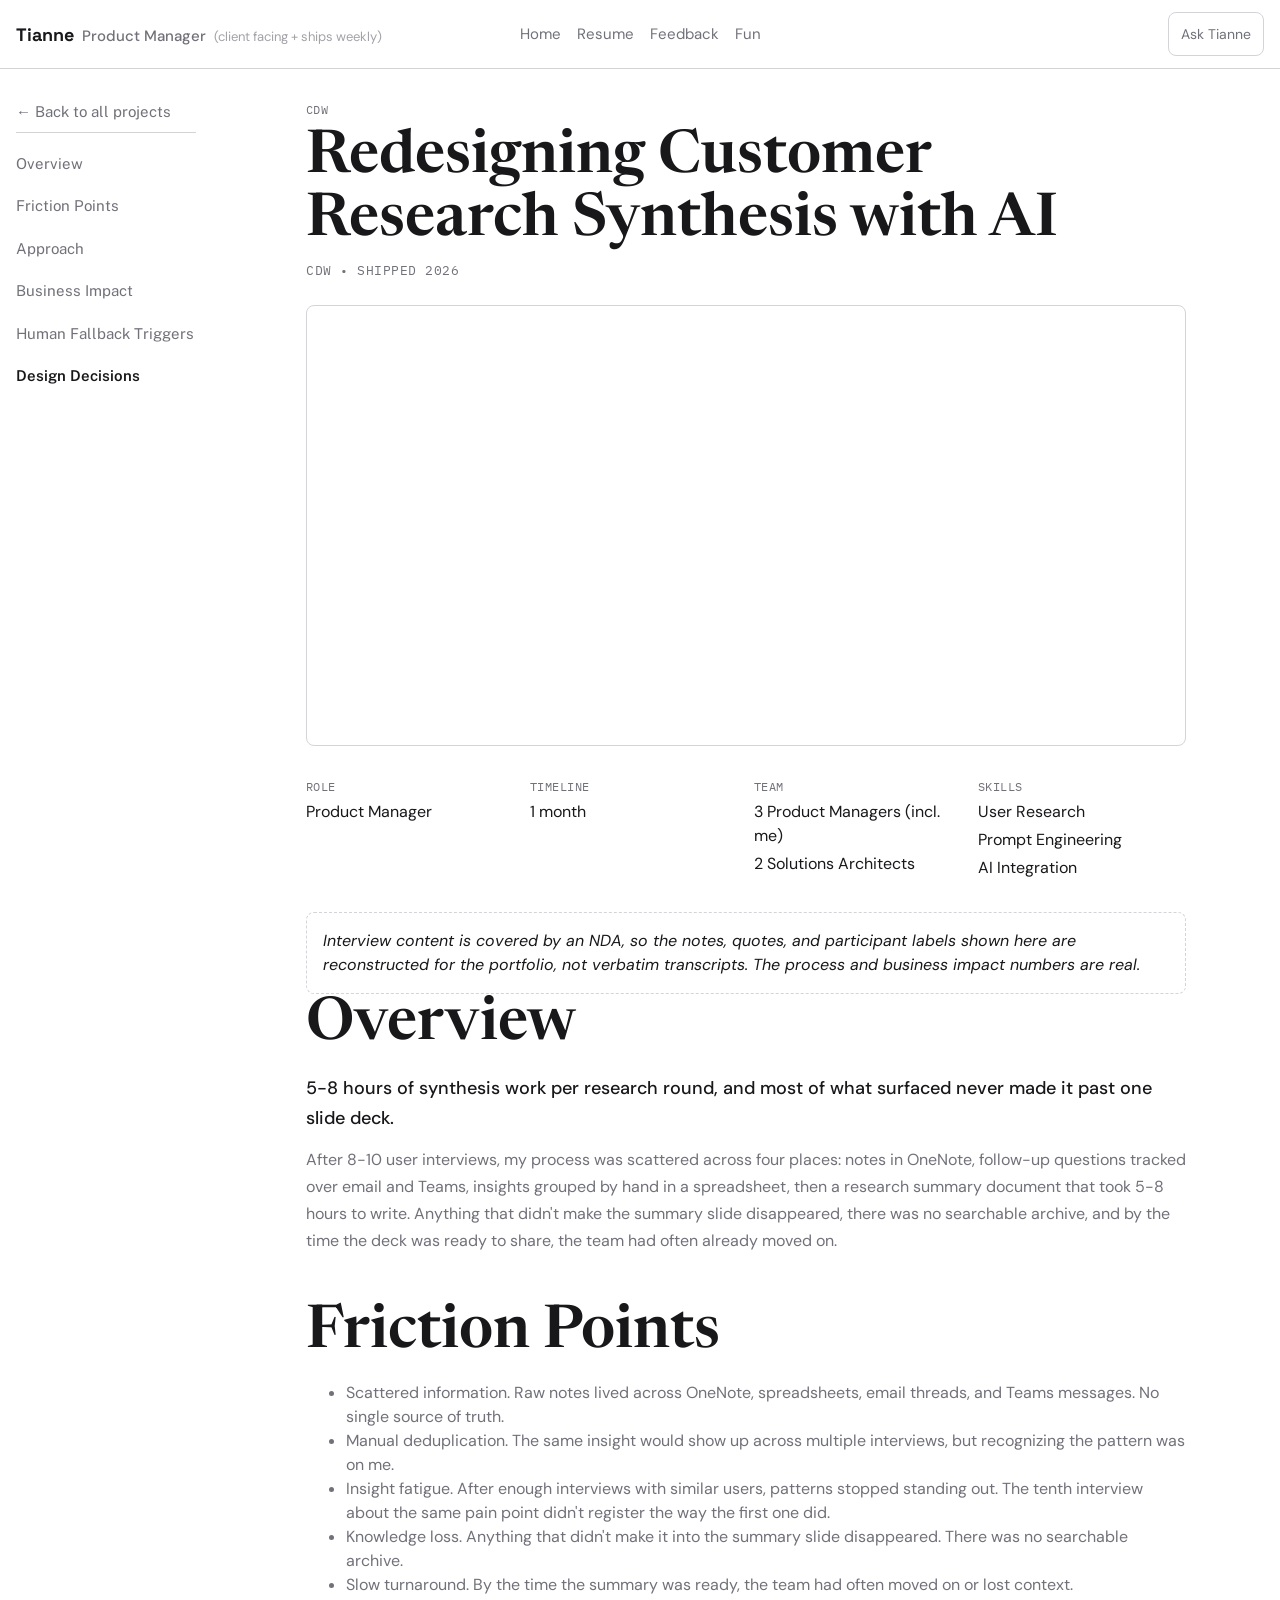
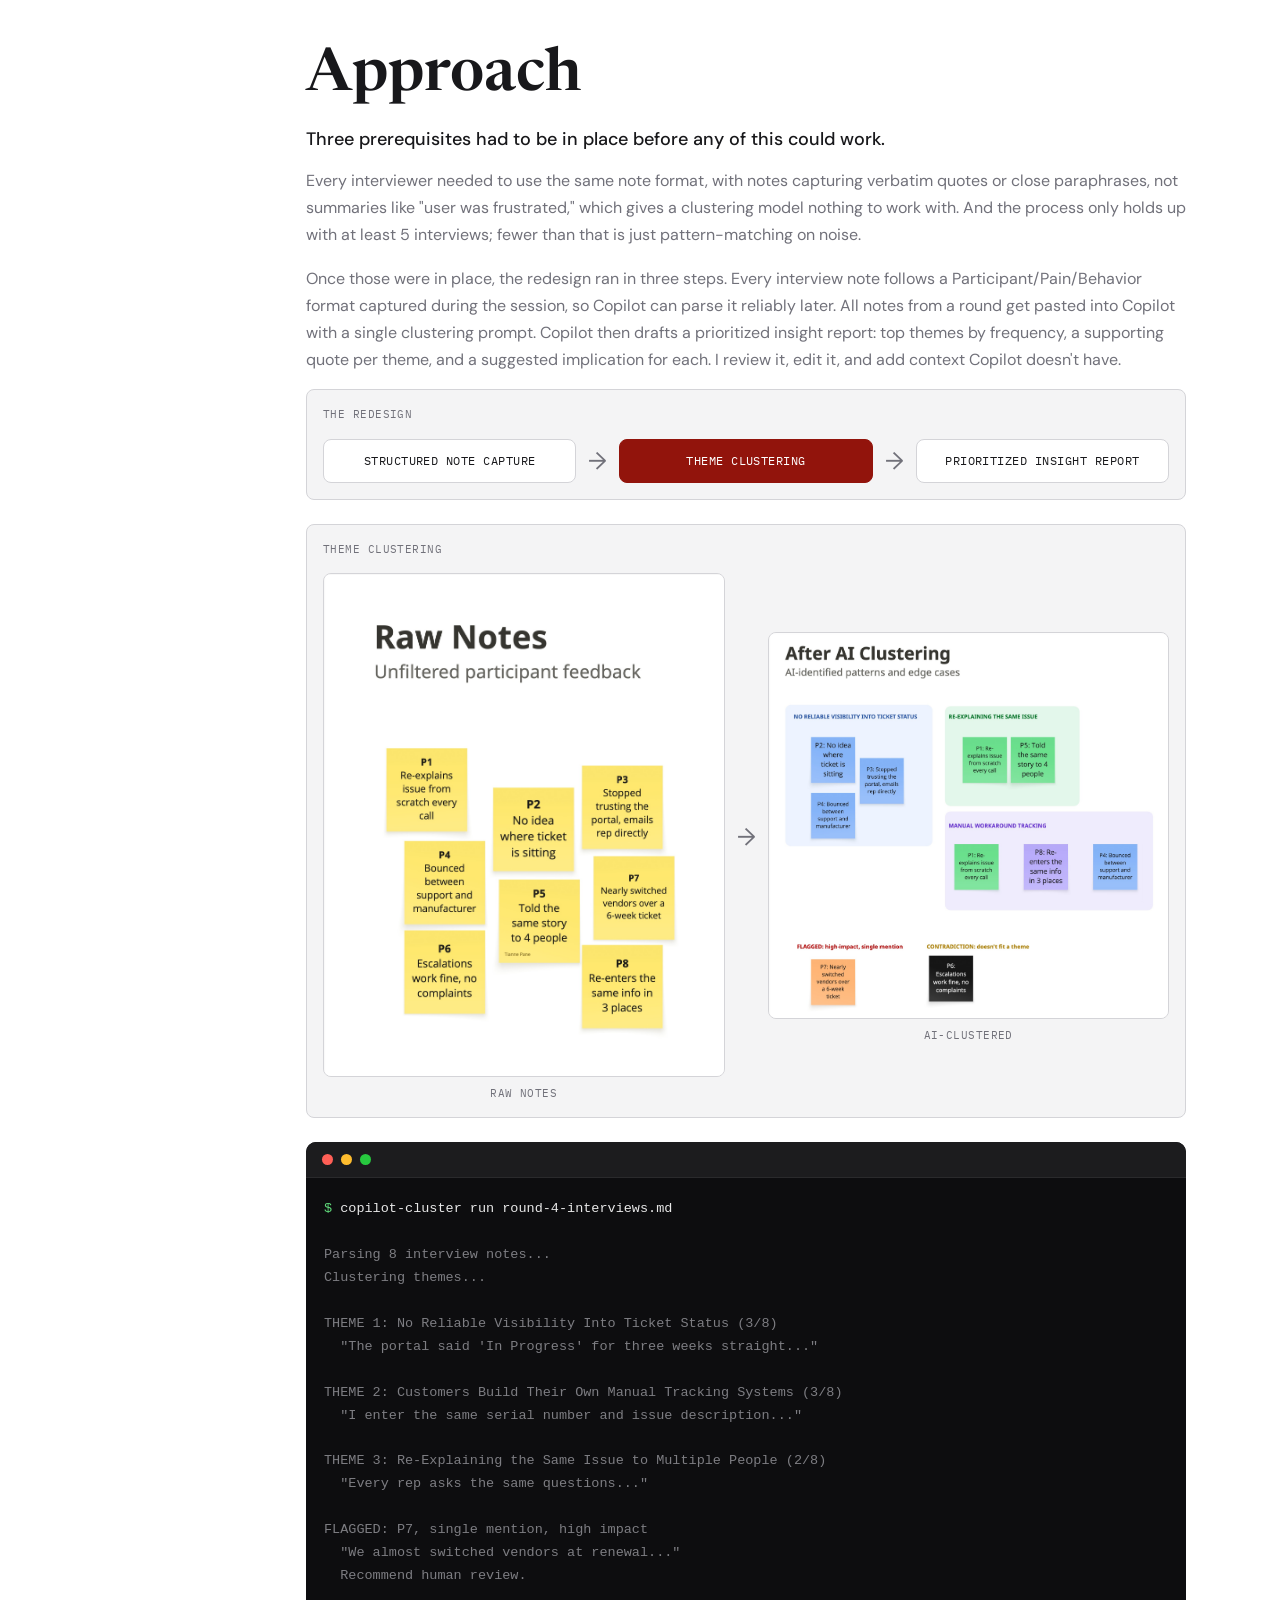
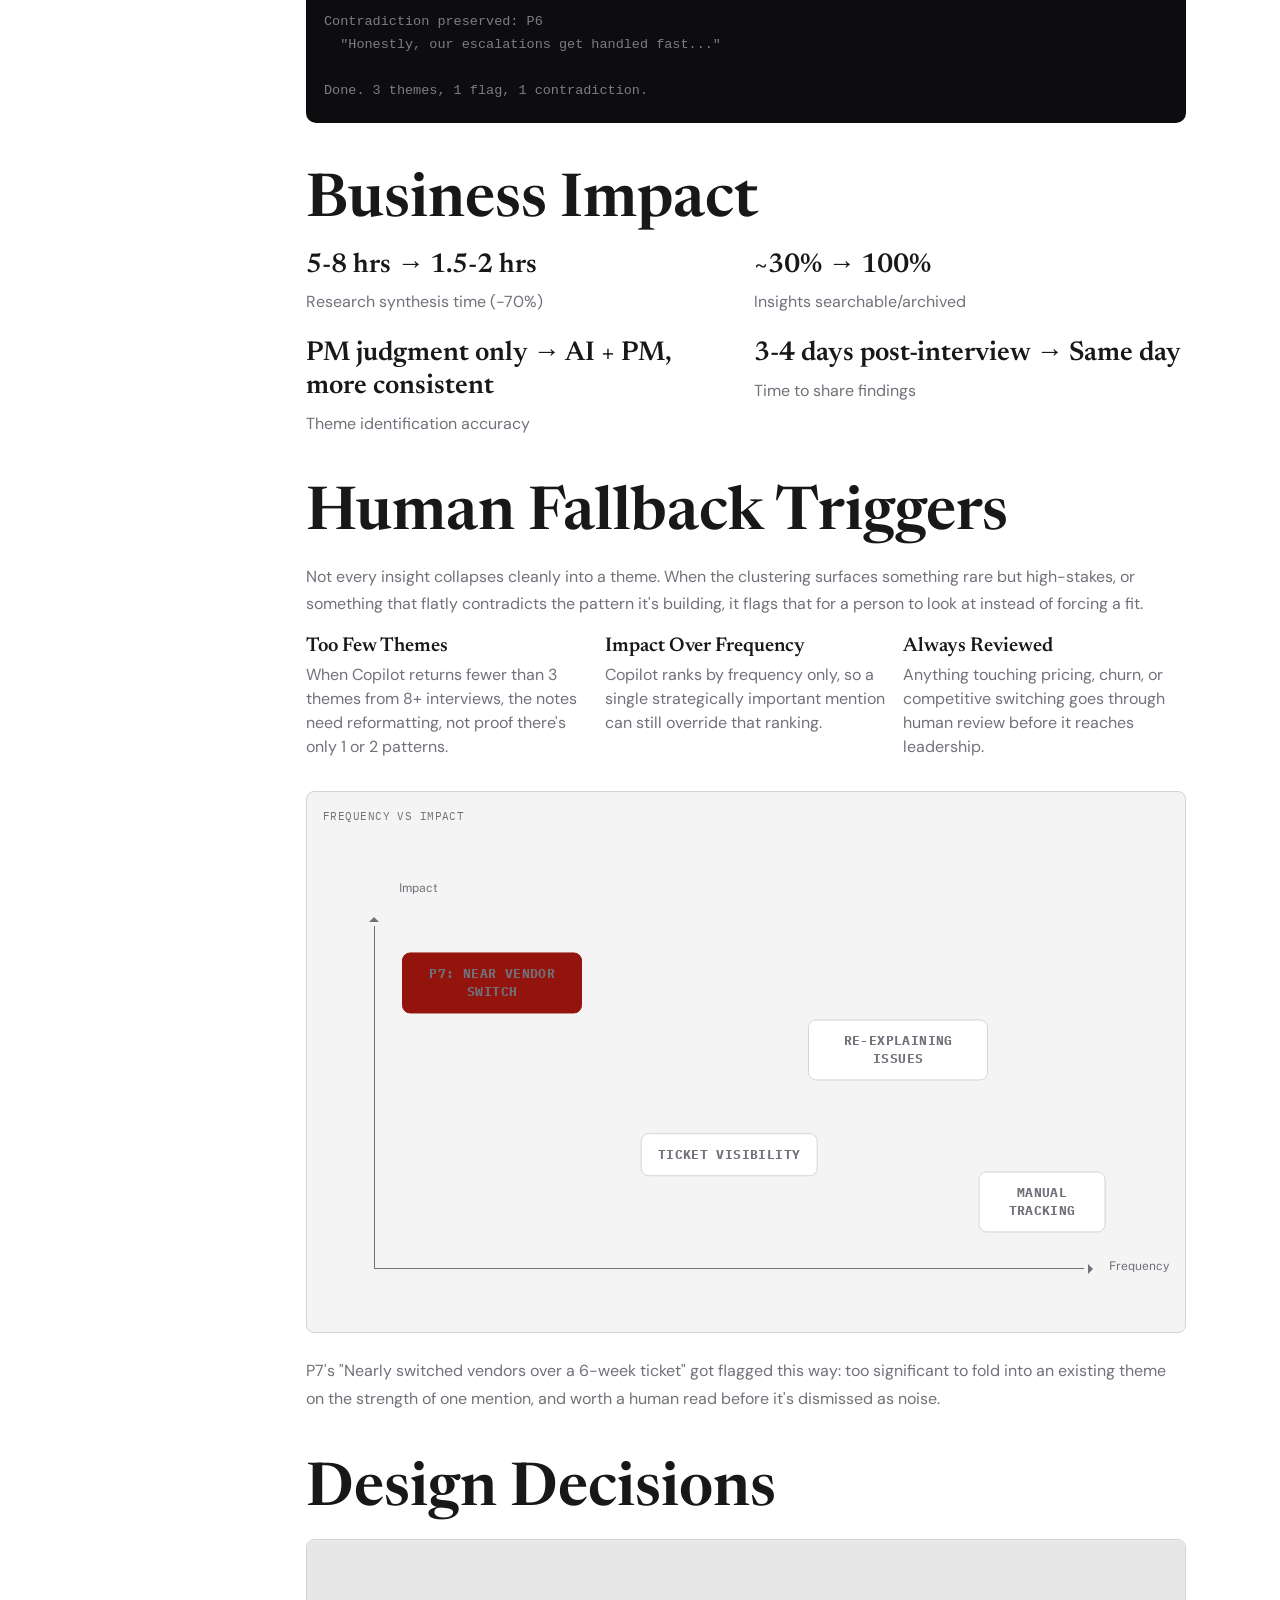
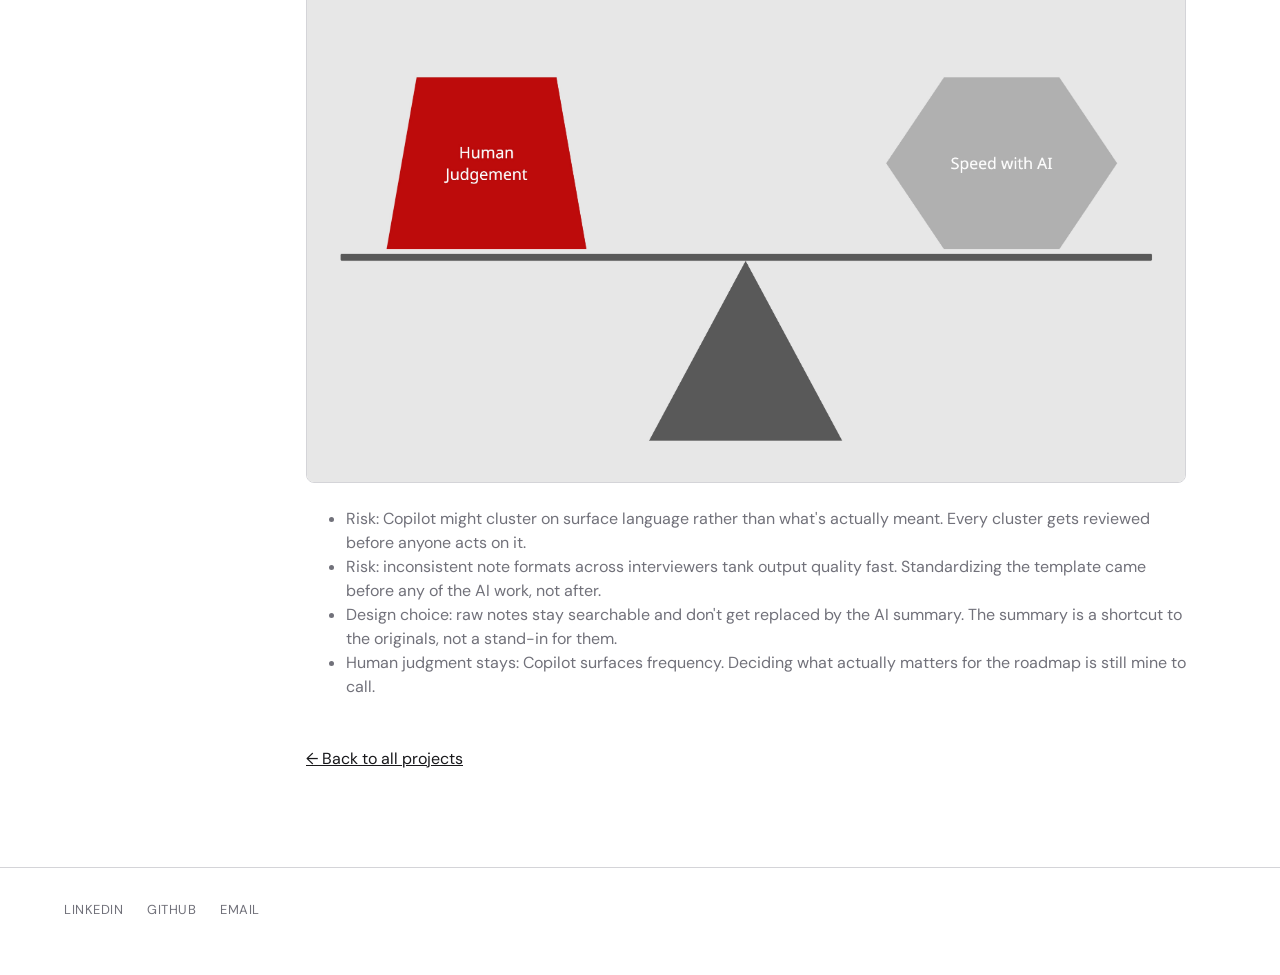
<file: projects/research-aggregator.html>
<!doctype html>
<html lang="en">
<head>
  <meta charset="UTF-8" />
  <meta name="viewport" content="width=device-width, initial-scale=1" />
  <title>Research Aggregator — Tianne</title>
  <link rel="icon" type="image/png" sizes="48x48" href="/assets/images/favicon-48.png" />
  <link rel="icon" type="image/png" sizes="512x512" href="/assets/images/favicon-512.png" />
  <link rel="apple-touch-icon" href="/assets/images/apple-touch-icon.png" />
  <link rel="stylesheet" href="/css/reset.css" />
  <link rel="stylesheet" href="/css/tokens.css" />
  <link rel="stylesheet" href="/css/layout.css" />
  <link rel="stylesheet" href="/css/components.css" />
  <link rel="stylesheet" href="/css/typography-v2.css" />
  <link rel="preconnect" href="https://fonts.googleapis.com" />
  <link rel="preconnect" href="https://fonts.gstatic.com" crossorigin />
  <link
    href="https://fonts.googleapis.com/css2?family=DM+Sans:wght@400;500;600;700&family=Geist+Pixel&family=Space+Grotesk:wght@700&display=swap"
    rel="stylesheet"
  />
  <link
    href="https://fonts.googleapis.com/css2?family=Newsreader:opsz,wght@6..72,400..700&family=Public+Sans:wght@400;500;600&family=IBM+Plex+Mono:wght@500&display=swap"
    rel="stylesheet"
  />
</head>
<body>
  <div id="shared-nav"></div>
  <div class="case-study-page">
    <div id="case-study-sidenav" class="case-study-sidenav"></div>
    <main class="case-study" data-project-id="research-aggregator">
    <header class="case-study-header">
      <p class="case-study-category">CDW</p>
      <h1>Redesigning Customer Research Synthesis with AI</h1>
      <p class="case-study-eyebrow">CDW • Shipped 2026</p>
    </header>

    <div class="case-study-hero">
      <video class="case-study-hero-motion" src="/assets/video/cdw-thumbnail.mp4" autoplay loop muted playsinline aria-hidden="true"></video>
      <img class="case-study-hero-static" src="/assets/images/cdw-thumbnail-poster.jpg" alt="" aria-hidden="true" />
    </div>

    <dl class="case-study-meta case-study-meta--hero">
      <div><dt>Role</dt><dd>Product Manager</dd></div>
      <div><dt>Timeline</dt><dd>1 month</dd></div>
      <div><dt>Team</dt><dd class="case-study-meta-list"><span>3 Product Managers (incl. me)</span><span>2 Solutions Architects</span></dd></div>
      <div><dt>Skills</dt><dd class="case-study-meta-list"><span>User Research</span><span>Prompt Engineering</span><span>AI Integration</span></dd></div>
    </dl>

    <p class="case-study-callout"><em>Interview content is covered by an NDA, so the notes, quotes, and participant labels shown here are reconstructed for the portfolio, not verbatim transcripts. The process and business impact numbers are real.</em></p>

    <section class="case-study-section">
      <h2>Overview</h2>
      <p class="case-study-lede">5-8 hours of synthesis work per research round, and most of what surfaced never made it past one slide deck.</p>
      <p>After 8-10 user interviews, my process was scattered across four places: notes in OneNote, follow-up questions tracked over email and Teams, insights grouped by hand in a spreadsheet, then a research summary document that took 5-8 hours to write. Anything that didn't make the summary slide disappeared, there was no searchable archive, and by the time the deck was ready to share, the team had often already moved on.</p>
    </section>

    <section class="case-study-section">
      <h2>Friction Points</h2>
      <ul>
        <li>Scattered information. Raw notes lived across OneNote, spreadsheets, email threads, and Teams messages. No single source of truth.</li>
        <li>Manual deduplication. The same insight would show up across multiple interviews, but recognizing the pattern was on me.</li>
        <li>Insight fatigue. After enough interviews with similar users, patterns stopped standing out. The tenth interview about the same pain point didn't register the way the first one did.</li>
        <li>Knowledge loss. Anything that didn't make it into the summary slide disappeared. There was no searchable archive.</li>
        <li>Slow turnaround. By the time the summary was ready, the team had often moved on or lost context.</li>
      </ul>
    </section>

    <section class="case-study-section">
      <h2>Approach</h2>
      <p class="case-study-lede">Three prerequisites had to be in place before any of this could work.</p>
      <p>Every interviewer needed to use the same note format, with notes capturing verbatim quotes or close paraphrases, not summaries like "user was frustrated," which gives a clustering model nothing to work with. And the process only holds up with at least 5 interviews; fewer than that is just pattern-matching on noise.</p>
      <p>Once those were in place, the redesign ran in three steps. Every interview note follows a Participant/Pain/Behavior format captured during the session, so Copilot can parse it reliably later. All notes from a round get pasted into Copilot with a single clustering prompt. Copilot then drafts a prioritized insight report: top themes by frequency, a supporting quote per theme, and a suggested implication for each. I review it, edit it, and add context Copilot doesn't have.</p>

      <div class="case-study-visual">
        <p class="case-study-visual-label">The Redesign</p>
        <div class="case-study-steps">
          <div class="case-study-step">
            <p>Structured Note Capture</p>
          </div>
          <span class="case-study-visual-arrow" aria-hidden="true">&#8594;</span>
          <div class="case-study-step case-study-step--accent">
            <p>Theme Clustering</p>
          </div>
          <span class="case-study-visual-arrow" aria-hidden="true">&#8594;</span>
          <div class="case-study-step">
            <p>Prioritized Insight Report</p>
          </div>
        </div>
      </div>

      <div class="case-study-visual">
        <p class="case-study-visual-label">Theme Clustering</p>
        <div class="case-study-visual-pair">
          <figure class="case-study-visual-item">
            <img src="/assets/images/cdw/cdw-rawnotes.jpg" alt="Eight sticky notes labeled P1 through P8, each holding one unfiltered participant quote about support ticket issues, scattered with no grouping" />
            <figcaption>Raw Notes</figcaption>
          </figure>
          <span class="case-study-visual-arrow" aria-hidden="true">&#8594;</span>
          <figure class="case-study-visual-item">
            <img src="/assets/images/cdw/cdw-clusternotes.jpg" alt="The same eight notes after AI clustering, grouped into three labeled themes, with one high-impact outlier flagged for human review and one contradiction set aside" />
            <figcaption>AI-Clustered</figcaption>
          </figure>
        </div>
      </div>

      <div class="terminal-static-card">
        <div class="terminal-card-titlebar">
          <span class="terminal-dot terminal-dot--red" aria-hidden="true"></span>
          <span class="terminal-dot terminal-dot--yellow" aria-hidden="true"></span>
          <span class="terminal-dot terminal-dot--green" aria-hidden="true"></span>
        </div>
        <pre class="terminal-static-body"><span class="terminal-prompt">$</span> <span class="terminal-cmd">copilot-cluster run round-4-interviews.md</span>

<span class="terminal-output">Parsing 8 interview notes...
Clustering themes...

THEME 1: No Reliable Visibility Into Ticket Status (3/8)
  "The portal said 'In Progress' for three weeks straight..."

THEME 2: Customers Build Their Own Manual Tracking Systems (3/8)
  "I enter the same serial number and issue description..."

THEME 3: Re-Explaining the Same Issue to Multiple People (2/8)
  "Every rep asks the same questions..."

FLAGGED: P7, single mention, high impact
  "We almost switched vendors at renewal..."
  Recommend human review.

Contradiction preserved: P6
  "Honestly, our escalations get handled fast..."

Done. 3 themes, 1 flag, 1 contradiction.</span></pre>
      </div>
    </section>

    <section class="case-study-section">
      <h2>Business Impact</h2>
      <div class="case-study-columns case-study-columns--2">
        <div class="case-study-stat">
          <h3>5-8 hrs → 1.5-2 hrs</h3>
          <p>Research synthesis time (-70%)</p>
        </div>
        <div class="case-study-stat">
          <h3>~30% → 100%</h3>
          <p>Insights searchable/archived</p>
        </div>
        <div class="case-study-stat">
          <h3>PM judgment only → AI + PM, more consistent</h3>
          <p>Theme identification accuracy</p>
        </div>
        <div class="case-study-stat">
          <h3>3-4 days post-interview → Same day</h3>
          <p>Time to share findings</p>
        </div>
      </div>
    </section>

    <section class="case-study-section">
      <h2>Human Fallback Triggers</h2>
      <p>Not every insight collapses cleanly into a theme. When the clustering surfaces something rare but high-stakes, or something that flatly contradicts the pattern it's building, it flags that for a person to look at instead of forcing a fit.</p>

      <div class="case-study-columns case-study-columns--3">
        <div class="friction-point">
          <h3>Too Few Themes</h3>
          <p>When Copilot returns fewer than 3 themes from 8+ interviews, the notes need reformatting, not proof there's only 1 or 2 patterns.</p>
        </div>
        <div class="friction-point">
          <h3>Impact Over Frequency</h3>
          <p>Copilot ranks by frequency only, so a single strategically important mention can still override that ranking.</p>
        </div>
        <div class="friction-point">
          <h3>Always Reviewed</h3>
          <p>Anything touching pricing, churn, or competitive switching goes through human review before it reaches leadership.</p>
        </div>
      </div>

      <div class="case-study-visual case-study-visual--spaced">
        <p class="case-study-visual-label">Frequency vs Impact</p>
        <div class="quadrant-plot">
          <span class="quadrant-axis quadrant-axis--x" aria-hidden="true"></span>
          <span class="quadrant-axis quadrant-axis--y" aria-hidden="true"></span>
          <span class="quadrant-arrow quadrant-arrow--x" aria-hidden="true"></span>
          <span class="quadrant-arrow quadrant-arrow--y" aria-hidden="true"></span>
          <span class="quadrant-label quadrant-label--x">Frequency</span>
          <span class="quadrant-label quadrant-label--y">Impact</span>
          <p class="quadrant-point" style="--x: 48%; --y: 66%;">Ticket Visibility</p>
          <p class="quadrant-point" style="--x: 85%; --y: 76%;">Manual Tracking</p>
          <p class="quadrant-point" style="--x: 68%; --y: 44%;">Re-Explaining Issues</p>
          <p class="quadrant-point quadrant-point--flagged" style="--x: 20%; --y: 30%;">P7: Near Vendor Switch</p>
        </div>
      </div>

      <p>P7's "Nearly switched vendors over a 6-week ticket" got flagged this way: too significant to fold into an existing theme on the strength of one mention, and worth a human read before it's dismissed as noise.</p>
    </section>

    <section class="case-study-section">
      <h2>Design Decisions</h2>
      <figure class="case-study-figure">
        <img src="/assets/images/cdw/cdw-tradeoff.jpg" alt="A seesaw graphic showing Human Judgment outweighing Speed with AI" />
      </figure>
      <ul>
        <li>Risk: Copilot might cluster on surface language rather than what's actually meant. Every cluster gets reviewed before anyone acts on it.</li>
        <li>Risk: inconsistent note formats across interviewers tank output quality fast. Standardizing the template came before any of the AI work, not after.</li>
        <li>Design choice: raw notes stay searchable and don't get replaced by the AI summary. The summary is a shortcut to the originals, not a stand-in for them.</li>
        <li>Human judgment stays: Copilot surfaces frequency. Deciding what actually matters for the roadmap is still mine to call.</li>
      </ul>
    </section>

    <p class="case-study-back"><a href="/index.html">← Back to all projects</a></p>
  </main>
  </div>
  <script src="/js/shared-ui.js" defer></script>
  <script src="/js/chat.js" defer></script>
  <script src="/js/case-study-nav.js" defer></script>
</body>
</html>
</file>
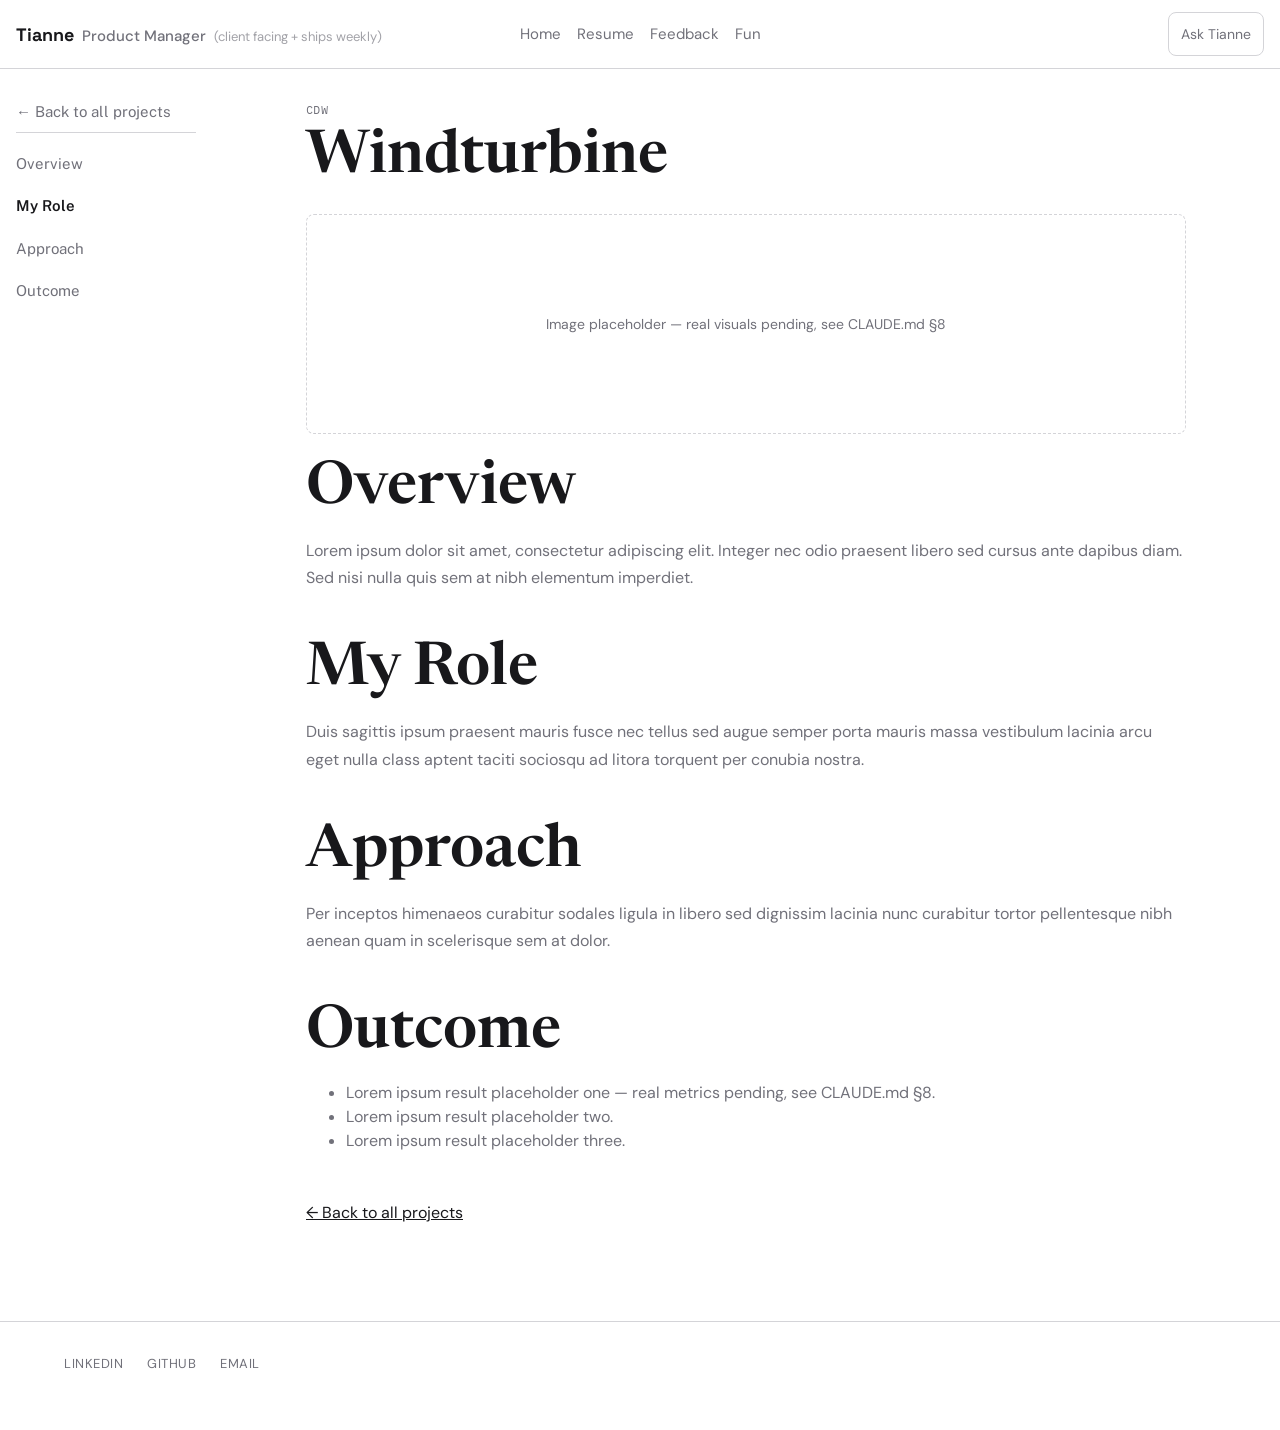
<file: projects/windturbine.html>
<!doctype html>
<html lang="en">
<head>
  <meta charset="UTF-8" />
  <meta name="viewport" content="width=device-width, initial-scale=1" />
  <title>Windturbine — Tianne</title>
  <link rel="icon" type="image/png" sizes="48x48" href="/assets/images/favicon-48.png" />
  <link rel="icon" type="image/png" sizes="512x512" href="/assets/images/favicon-512.png" />
  <link rel="apple-touch-icon" href="/assets/images/apple-touch-icon.png" />
  <link rel="stylesheet" href="/css/reset.css" />
  <link rel="stylesheet" href="/css/tokens.css" />
  <link rel="stylesheet" href="/css/layout.css" />
  <link rel="stylesheet" href="/css/components.css" />
  <link rel="stylesheet" href="/css/typography-v2.css" />
  <link rel="preconnect" href="https://fonts.googleapis.com" />
  <link rel="preconnect" href="https://fonts.gstatic.com" crossorigin />
  <link
    href="https://fonts.googleapis.com/css2?family=DM+Sans:wght@400;500;600;700&family=Geist+Pixel&family=Space+Grotesk:wght@700&display=swap"
    rel="stylesheet"
  />
  <link
    href="https://fonts.googleapis.com/css2?family=Newsreader:opsz,wght@6..72,400..700&family=Public+Sans:wght@400;500;600&family=IBM+Plex+Mono:wght@500&display=swap"
    rel="stylesheet"
  />
</head>
<body>
  <div id="shared-nav"></div>
  <div class="case-study-page">
    <div id="case-study-sidenav" class="case-study-sidenav"></div>
    <main class="case-study" data-project-id="windturbine">
    <header class="case-study-header">
      <p class="case-study-category">CDW</p>
      <h1>Windturbine</h1>
    </header>

    <div class="media-placeholder" role="img" aria-label="Windturbine preview image placeholder">
      Image placeholder — real visuals pending, see CLAUDE.md §8
    </div>

    <section class="case-study-section">
      <h2>Overview</h2>
      <p>Lorem ipsum dolor sit amet, consectetur adipiscing elit. Integer nec odio praesent libero sed cursus ante dapibus diam. Sed nisi nulla quis sem at nibh elementum imperdiet.</p>
    </section>

    <section class="case-study-section">
      <h2>My Role</h2>
      <p>Duis sagittis ipsum praesent mauris fusce nec tellus sed augue semper porta mauris massa vestibulum lacinia arcu eget nulla class aptent taciti sociosqu ad litora torquent per conubia nostra.</p>
    </section>

    <section class="case-study-section">
      <h2>Approach</h2>
      <p>Per inceptos himenaeos curabitur sodales ligula in libero sed dignissim lacinia nunc curabitur tortor pellentesque nibh aenean quam in scelerisque sem at dolor.</p>
    </section>

    <section class="case-study-section">
      <h2>Outcome</h2>
      <ul>
        <li>Lorem ipsum result placeholder one — real metrics pending, see CLAUDE.md §8.</li>
        <li>Lorem ipsum result placeholder two.</li>
        <li>Lorem ipsum result placeholder three.</li>
      </ul>
    </section>

    <p class="case-study-back"><a href="/index.html">← Back to all projects</a></p>
  </main>
  </div>
  <script src="/js/shared-ui.js" defer></script>
  <script src="/js/chat.js" defer></script>
  <script src="/js/case-study-nav.js" defer></script>
</body>
</html>
</file>
<file: css/tokens.css>
/*
  css/tokens.css — design tokens.

  STATUS: typeface + accent confirmed (Space Grotesk / DM Sans / Geist
  Pixel; Oxblood accent — see the font/color tokens below and
  docs/superpowers/specs/2026-09-10-typography-system-design.md).
  Background is still pending — colors below remain neutral/grayscale
  placeholder styling only there. Nothing outside this file should
  hardcode a color or font (§12).

  Named breakpoints mirror CLAUDE.md §9. CSS custom properties can't be read
  inside @media conditions, so layout.css/components.css repeat these as
  literal px values — keep them in sync with the numbers here.
  --bp-sm: 480px   (large phones)
  --bp-md: 768px   (tablets)
  --bp-lg: 1024px  (small laptops)
  --bp-xl: 1280px  (desktop)
*/

:root {
  /* Spacing scale */
  --space-1: 4px;
  --space-2: 8px;
  --space-3: 12px;
  --space-4: 16px;
  --space-5: 24px;
  --space-6: 32px;
  --space-7: 48px;
  --space-8: 64px;

  /* Shape */
  --radius: 8px;
  /* Larger radius for a more generous card treatment (e.g. the Intelkin
     hero metadata block) — kept separate from --radius so it doesn't
     cascade into every other bordered box site-wide. */
  --radius-lg: 12px;
  --shadow: 0 1px 3px rgba(0, 0, 0, 0.12), 0 4px 12px rgba(0, 0, 0, 0.08);

  /* Neutral/grayscale placeholder palette — not final, see status note above */
  --color-bg: #ffffff;
  --color-surface: #f4f4f5;
  --color-border: #d4d4d8;
  --color-text: #18181b;
  --color-text-muted: #71717a;
  /* Accent (confirmed 2026-09-10, CLAUDE.md §12) — the first real accent
     color in this codebase. Oxblood. In use as of the CDW case study
     (research-aggregator.html): the workflow-compare before/after arrow
     and the "New Workflow" caption — reserved for tiny moments only,
     never a card background or large surface. */
  --color-accent: #92140C;
  --color-accent-text: #ffffff;

  /* Prototype-app palette (2026-09-21) — used only inside the Operators on
     the Go case study's two embedded prototypes (SMS thread + dashboard),
     which stand in for a real product (Micromart) and so keep an
     authentic green iOS-style look instead of the site accent. Never used
     for page chrome. The deep green carries white text at AA contrast. */
  --color-app-green: #2F9E5C;
  --color-app-green-deep: #24794A;
  --color-app-green-tint: #E8F5EE;
  --color-app-bubble-in: #E9E9EB;

  /* Micromart dashboard palette (2026-09-21) — for the Price Nudges
     dashboard prototype only; mirrors the real dashboard's visual system.
     --color-app-muted is the spec's warm gray, kept for icons/rules;
     --color-app-muted-text is a slightly darker step for small text so it
     clears AA on white. */
  --color-app-bg: #FBFAF8;
  --color-app-card: #FFFFFF;
  --color-app-line: rgba(0, 0, 0, 0.06);
  --color-app-text: #171814;
  --color-app-muted: #8B8577;
  --color-app-muted-text: #6E685B;
  --color-app-neg: #D6483E;
  --color-app-grid: #E4E1D8;
  --color-app-bar-current: #D9D5CA;
  --color-app-card-shadow: 0 1px 2px rgba(23, 24, 20, 0.04), 0 6px 18px rgba(23, 24, 20, 0.05);

  /* Typeface system (CLAUDE.md §12 confirmed 2026-09-10 — see
     docs/superpowers/specs/2026-09-10-typography-system-design.md).
     Headline: Space Grotesk, weight 700 — H1s and every H2-equivalent
     sub-headline. Body: DM Sans — paragraphs, ledes, metadata values,
     UI chrome. Label: Geist Pixel, weight 400 (its only weight) —
     short all-caps eyebrows/metadata labels only, never a value or a
     sentence. Loaded via Google Fonts in every page's <head> — see any
     page for the exact <link> tags. Background color is still pending,
     see the STATUS comment at the top of this file. */
  --font-headline: "Space Grotesk", Georgia, serif;
  --font-body: "DM Sans", -apple-system, BlinkMacSystemFont, "Segoe UI", Roboto, Helvetica, Arial, sans-serif;
  --font-label: "Geist Pixel", var(--font-body);
  /* Real system monospace, not a design choice — used only by the
     Intelkin terminal card, which is deliberately exempt from the
     Headline/Body/Label system (it's simulating a real terminal
     window). Tokenized so CLAUDE.md §14's "no font values outside
     tokens.css" holds even for this exception. */
  --font-mono: ui-monospace, "SF Mono", Menlo, Consolas, monospace;

  /* Page-scoped alternate type system (2026-09-11) — Newsreader (headline
     serif; replaced Instrument Serif site-wide on 2026-09-20) /
     Public Sans / IBM Plex Mono, applied only on the homepage and case
     study pages via css/typography-v2.css (NOT the site-wide default
     above, which stays Space Grotesk/DM Sans/Geist Pixel everywhere
     else — resume/feedback/fun/nav are explicitly out of scope). This
     is the same trio Intelkin used to run as its own one-off
     exception before that was retired into the site-wide system on
     2026-09-10 — Intelkin does NOT currently carry these fonts (that
     exception was fully deleted, not just disabled), so it gets this
     scoped system applied like every other case study now, not
     skipped as "already matching." Instrument Serif shipped only weight
     400 (no bold), which is why typography-v2.css used to force 400 on
     every headline; Newsreader has real weights, so those rules now read
     --font-headline-serif-weight instead. */
  --font-headline-serif: "Newsreader", Georgia, "Times New Roman", serif;
  /* Newsreader is a variable font (weights 400-700). Headlines in the serif
     system use 600: at 400 it reads thin next to the body copy. */
  --font-headline-serif-weight: 600;
  --font-body-sans: "Public Sans", -apple-system, "Segoe UI", sans-serif;
  --font-label-mono: "IBM Plex Mono", ui-monospace, "SFMono-Regular", monospace;
}
</file>
<file: css/layout.css>
/*
  css/layout.css — page-level structural layout (nav shell, home rail+grid frame).
  No color/font values here — see tokens.css (§12).

  Breakpoints below are literal px values mirroring the --bp-* tokens in
  tokens.css (480 / 768 / 1024 / 1280) — keep in sync, don't invent new ones (§9).
*/

.sr-only {
  position: absolute;
  width: 1px;
  height: 1px;
  padding: 0;
  margin: -1px;
  overflow: hidden;
  clip: rect(0, 0, 0, 0);
  white-space: nowrap;
  border: 0;
}

body {
  font-family: var(--font-body);
  color: var(--color-text);
  background: var(--color-bg);
  /* Reserves room for the fixed-position .site-nav below, which is
     removed from normal document flow. */
  padding-top: var(--site-nav-height);
}

h1 {
  font-family: var(--font-headline);
  font-weight: 700;
  font-size: clamp(2.25rem, 1.5rem + 4vw, 3.25rem);
  line-height: 1.05;
}

/* --- Shared nav shell (markup injected by js/shared-ui.js, so this
   applies on every page that mounts #shared-nav — home + every case
   study — with one rule). Pinned to the top of the viewport so it stays
   reachable while scrolling, on every page; an opaque background keeps
   content from showing through underneath it; z-index sits above
   ordinary content and the sidenav (both default stacking) but below
   .tianne-panel (z-index: 30, components.css) so the Ask Tianne panel
   still opens on top of the nav, not under it.

   position: fixed rather than sticky — the nav's containing block is
   the full-height page, so the two are visually identical here (fixed
   just always pins; sticky would pin from the same spot with nothing
   to ever release it), and fixed measured as reliable in testing where
   sticky did not consistently composite correctly. Since fixed removes
   the nav from normal flow, `body`'s padding-top below reserves its
   height so page content doesn't render underneath it. */
.site-nav {
  display: flex;
  align-items: center;
  justify-content: space-between;
  gap: var(--space-4);
  padding: var(--space-3) var(--space-4);
  border-bottom: 1px solid var(--color-border);
  position: fixed;
  top: 0;
  left: 0;
  right: 0;
  z-index: 25;
  background: var(--color-bg);
}

/* Keep in sync with the nav's real rendered height — used both to
   reserve room for the now-fixed nav (body's padding-top, below) and
   so the case-study sidenav's sticky offset clears it. */
:root {
  --site-nav-height: 69px;
}

.site-nav-list {
  display: flex;
  align-items: center;
  gap: var(--space-4);
  flex-wrap: wrap;
}

/* From --bp-lg the nav is three equal-flex columns (brand | links | pill),
   so the links sit on the page's true center instead of drifting toward
   whichever side is narrower. Below that the brand block needs its natural
   width, so the flex layout above stays. */
@media (min-width: 1024px) {
  .site-nav {
    display: grid;
    grid-template-columns: 1fr auto 1fr;
  }

  .site-nav-list {
    justify-self: center;
  }

  .site-nav .chat-toggle {
    justify-self: end;
  }
}

/* --- Home layout: mobile-first, single column (no category rail — the
   main content fills the full width at every size). --- */
.home-layout {
  display: block;
  padding: var(--space-4);
}

/* Generous outer margins on wider screens: the grid sits inset from the
   window edges rather than running edge to edge. */
@media (min-width: 768px) {
  .home-layout {
    padding: var(--space-4) var(--space-7);
  }
}

@media (min-width: 1024px) {
  .home-layout {
    padding: var(--space-4) var(--space-8);
  }
}

.home-main {
  display: block;
  /* Caps the search bar and the card grid together, so the cards are about a
     fifth smaller than when they ran the full width (2026-09-21) and the
     hero has room for the suggested questions. */
  max-width: 1100px;
  margin-inline: auto;
}

/* --- Generic content-page shell (resume/feedback/fun) --- */
.page-content {
  padding: var(--space-6) var(--space-4);
  max-width: 720px;
  margin-inline: auto;
}

.page-header {
  margin-bottom: var(--space-5);
}

.page-intro {
  color: var(--color-text-muted);
}

.page-section {
  margin-bottom: var(--space-6);
}

.page-section h2 {
  margin-bottom: var(--space-3);
  font-size: clamp(2.25rem, 1.5rem + 4vw, 3.25rem);
  line-height: 1.05;
  font-family: var(--font-headline);
  font-weight: 700;
}

/* --- Feedback page --- */
.testimonial-list {
  display: flex;
  flex-direction: column;
  gap: var(--space-5);
}

.testimonial {
  border-left: 3px solid var(--color-border);
  padding-left: var(--space-4);
  margin: 0;
}

.testimonial p {
  margin-bottom: var(--space-2);
}

.testimonial cite {
  font-style: normal;
  color: var(--color-text-muted);
  font-size: 0.875rem;
  font-family: var(--font-label);
  text-transform: uppercase;
  letter-spacing: 0.04em;
}

/* --- Fun page --- */
.fun-gallery {
  display: grid;
  grid-template-columns: 1fr;
  gap: var(--space-4);
}

/* Real photos, varying source dimensions — cropped to a consistent
   card shape rather than leaving a ragged grid of mismatched sizes. */
.fun-gallery img {
  width: 100%;
  aspect-ratio: 3 / 4;
  object-fit: cover;
  border-radius: var(--radius-lg);
}

@media (min-width: 480px) {
  .fun-gallery {
    grid-template-columns: repeat(2, 1fr);
  }
}

@media (min-width: 1024px) {
  .fun-gallery {
    grid-template-columns: repeat(3, 1fr);
  }
}

/* --- Case-study page shell (projects/*) --- */
.case-study {
  padding: var(--space-6) var(--space-4);
  max-width: 720px;
  margin-inline: auto;
}

/* --- Case-study sidebar nav — sticky, scroll-spy list of section
   links, built at runtime by js/case-study-nav.js from that page's own
   headings (docs/superpowers/specs/2026-09-11-case-study-sidenav-spacing-design.md).
   Below --bp-md (768px, same breakpoint the Intelkin column layout
   already uses) the script builds a <details> accordion instead of a
   bare list — this styles both shapes. --- */
.case-study-page {
  display: block;
  margin-bottom: var(--space-6);
}

.case-study-sidenav {
  margin-bottom: var(--space-5);
}

.case-study-sidenav details {
  border: 1px solid var(--color-border);
  border-radius: var(--radius);
  padding: var(--space-3) var(--space-4);
}

.case-study-sidenav summary {
  cursor: pointer;
  font-family: var(--font-body);
  font-weight: 600;
  color: var(--color-text);
}

.case-study-sidenav details .case-study-sidenav-list {
  margin-top: var(--space-3);
  display: flex;
  flex-direction: column;
  gap: var(--space-2);
}

/* Link styling applies identically whether the ancestor is <details>
   (mobile) or the bare hook div (desktop, below) — only the container
   layout differs by breakpoint, not the active/muted color treatment.
   padding: var(--space-2) (was --space-3) — a page with a long section
   list (Intelkin's 11 vs. e.g. Recollab's 5) was tall enough to trip
   the sticky sidenav's max-height/overflow-y on a shorter browser
   window, clipping a section link mid-line under a bare scrollbar.
   Tighter padding keeps an 11-item list fitting without scrolling on
   realistic window heights, so every case study's sidenav reads the
   same regardless of how many sections it has. */
.case-study-sidenav a {
  display: block;
  font-family: var(--font-body);
  font-size: 0.9375rem;
  color: var(--color-text-muted);
  padding: var(--space-2) 0;
}

.case-study-sidenav a.is-active {
  color: var(--color-text);
  font-weight: 600;
}

/* Sits above the section list (js/case-study-nav.js prepends it), set
   off with its own bottom border + margin rather than reading as just
   another entry in that list. */
.case-study-sidenav-back {
  display: block;
  margin-bottom: var(--space-3);
  padding-bottom: var(--space-3);
  border-bottom: 1px solid var(--color-border);
}

.case-study-sidenav:empty {
  display: none;
}

@media (min-width: 768px) {
  /* Widened from 960px, and switched from a large auto-centered gutter
     to a modest fixed side padding: at typical desktop widths (up to
     1440px) the container now fills the viewport minus that fixed
     padding, so the sidenav sits close to the real left edge instead
     of a big empty margin pushing it toward the middle. Beyond 1440px
     (very wide monitors), margin-inline: auto still centers the capped
     box, but the two gutters stay a normal, comparable size on both
     sides rather than ballooning around a narrow 960px column. */
  .case-study-page {
    display: flex;
    align-items: flex-start;
    /* More room between the sidenav and the body text than the
       container's own side inset (below) — the two were previously
       tied to the same value. */
    gap: var(--space-7);
    /* No max-width/margin-inline:auto here on purpose (removed) — that
       combination re-centers the whole row on any screen wider than
       the cap (very common at 1920px+), which silently undid the
       smaller left inset below the moment a viewer's monitor exceeded
       1440px. .case-study (the content column) already caps its own
       width at 880px independently, so nothing needs this container
       to do it too — dropping it means the sidenav sits at a fixed
       distance from the real left edge on any screen size, not just
       up to 1440px. */
    padding-left: var(--space-4);
    padding-right: var(--space-6);
  }

  .case-study-sidenav {
    margin-bottom: 0;
    position: sticky;
    /* Clears the fixed site-nav's real height (--site-nav-height,
       above) plus a gap, so the sidenav starts right below the nav
       instead of sitting underneath it. */
    top: calc(var(--site-nav-height) + var(--space-5));
    flex: 0 0 180px;
    max-height: calc(100vh - var(--site-nav-height) - var(--space-5) - var(--space-6));
    overflow-y: auto;
    /* Fallback for a section list still too tall for a very short
       window even after the tighter link padding above — a themed
       thin scrollbar instead of the bare default one. */
    scrollbar-width: thin;
    scrollbar-color: var(--color-border) transparent;
  }

  .case-study-sidenav::-webkit-scrollbar {
    width: 6px;
  }

  .case-study-sidenav::-webkit-scrollbar-thumb {
    background: var(--color-border);
    border-radius: var(--radius);
  }

  .case-study-sidenav > .case-study-sidenav-list {
    display: flex;
    flex-direction: column;
    /* Tighter than the mobile accordion's list (var(--space-2)) —
       more headroom before a long section list needs the max-height
       scroll fallback above. Mobile's <details> version isn't
       height-constrained the same way, so it keeps the roomier gap. */
    gap: var(--space-1);
  }

  .case-study {
    /* Centers the 880px-capped text column within its own leftover
       flex space (margin-inline: auto works for a flex item's free
       space, same technique as a block element) — without this, the
       column hugs flush against the sidenav with all the unused
       width left as empty space on the far right, reading as
       lopsided/pinned-left rather than balanced, especially on a
       wide screen where the sidenav itself sits near the true left
       edge (previous pass) rather than the whole row being centered.
       Widened from the mobile-first 720px (still set as the base rule
       above) so the body text actually uses the extra room this
       breakpoint frees up, instead of leaving it as unused gutter. */
    max-width: 880px;
    flex: 1;
    margin-inline: auto;
    padding-inline: 0;
  }
}

.case-study-header {
  margin-bottom: var(--space-5);
}

.case-study-category {
  text-transform: uppercase;
  letter-spacing: 0.04em;
  font-size: 0.75rem;
  color: var(--color-text-muted);
  margin-bottom: var(--space-2);
  font-family: var(--font-label);
}

.case-study-section {
  margin-bottom: var(--space-7);
}

.case-study-section h2 {
  margin-bottom: var(--space-4);
  font-size: clamp(2.25rem, 1.5rem + 4vw, 3.25rem);
  line-height: 1.05;
  font-family: var(--font-headline);
  font-weight: 700;
}

.case-study-section p,
.case-study-section li {
  color: var(--color-text-muted);
}

/* Was inheriting body's line-height: 1.5 and reset.css's `* { margin: 0 }`
   with no override — paragraphs had no breathing room and consecutive
   <p> siblings within one section sat flush against each other.
   Direct-child combinator (>) is deliberate: .case-study-section also
   contains <p> tags several levels deep inside other components
   (case-study-stat, insight-map-quote, …) —
   those already have their own sizing and must not inherit prose
   spacing/line-height too. Only the hand-written body paragraphs are
   direct children of the section. */
.case-study-section > p {
  line-height: 1.7;
  margin-bottom: var(--space-4);
}

.case-study-section > p:last-child {
  margin-bottom: 0;
}

.case-study-back {
  margin-top: var(--space-6);
}

.case-study-back a {
  text-decoration: underline;
}

/* --- Richer case-study content patterns (used where a real writeup exists,
   e.g. projects/intelkin.html — the generic lorem template above still
   covers pages without one). --- */
.case-study-eyebrow {
  color: var(--color-text-muted);
  font-size: 0.8125rem;
  margin-top: var(--space-2);
  font-family: var(--font-label);
  text-transform: uppercase;
  letter-spacing: 0.04em;
}

/* Hero image/gif/video — shows the animated version by default, swaps to a
   static poster frame under prefers-reduced-motion (Quality Floor, §11).
   The motion element is an <img> (gif) or a <video> (autoplay/loop/muted)
   depending on the asset; the poster is always a plain <img>. */
.case-study-hero {
  margin-bottom: var(--space-6);
  border: 1px solid var(--color-border);
  border-radius: var(--radius);
  overflow: hidden;
}

.case-study-hero img,
.case-study-hero video {
  display: block;
  width: 100%;
  height: auto;
}

/* Ties .case-study-hero img/video's specificity (class+element) so this
   actually wins instead of losing the cascade to the rule above. */
img.case-study-hero-static {
  display: none;
}

@media (prefers-reduced-motion: reduce) {
  img.case-study-hero-motion,
  video.case-study-hero-motion {
    display: none;
  }

  img.case-study-hero-static {
    display: block;
  }
}

.case-study-section h3 {
  margin-top: var(--space-5);
  margin-bottom: var(--space-2);
  font-size: clamp(1.25rem, 1.1rem + 0.75vw, 1.5rem);
  line-height: 1.2;
  color: var(--color-text);
  font-family: var(--font-headline);
  font-weight: 700;
}

.case-study-section h4 {
  margin-bottom: var(--space-1);
  font-size: 1.125rem;
  line-height: 1.3;
  color: var(--color-text);
  font-family: var(--font-headline);
  font-weight: 700;
}

.case-study-section a {
  color: var(--color-text);
  text-decoration: underline;
}

p.case-study-lede {
  font-size: 1.125rem;
  font-weight: 500;
  color: var(--color-text);
  margin-bottom: var(--space-3);
}

.case-study-meta {
  display: grid;
  grid-template-columns: 1fr;
  gap: var(--space-3);
  margin-bottom: var(--space-7);
  padding: var(--space-4);
  border: 1px solid var(--color-border);
  border-radius: var(--radius);
}

.case-study-meta div {
  display: flex;
  flex-direction: column;
  gap: var(--space-1);
}

.case-study-meta dt {
  font-size: 0.75rem;
  text-transform: uppercase;
  letter-spacing: 0.04em;
  color: var(--color-text-muted);
  font-family: var(--font-label);
}

.case-study-meta dd {
  color: var(--color-text);
}

/* Hero role/timeline/team/skills/[tech-stack] row, directly under the
   hero thumbnail — no card, no border, no background: the fields sit
   straight on the page. A plain 4-column grid on desktop (a 5th field
   wraps to a second row of the same grid automatically — 5 items in a
   4-column grid just do that, no extra rule needed), one column
   stacked on mobile. Explicitly un-sets every card property the base
   .case-study-meta above sets, since --hero is layered on top of it
   in markup (class="case-study-meta case-study-meta--hero"). Every
   current usage pairs the two together, but the base class's own
   dt/dd typography rules stay separate/unoverridden on purpose, in
   case a future non-hero use (a bordered dt/dd mini-table somewhere)
   needs the base card treatment without this modifier. */
.case-study-meta.case-study-meta--hero {
  gap: var(--space-5) var(--space-4);
  padding: 0;
  border: none;
  border-radius: 0;
  margin-bottom: var(--space-6);
}

@media (min-width: 768px) {
  .case-study-meta.case-study-meta--hero {
    grid-template-columns: repeat(4, 1fr);
  }
}

/* Multi-value fields (Skills, a multi-part Team) stack as separate
   lines in their own column rather than running together with commas —
   values are unchanged, only the separator (comma -> line break). */
.case-study-meta--hero dd.case-study-meta-list {
  display: flex;
  flex-direction: column;
  gap: var(--space-1);
}

.friction-point {
  margin-bottom: var(--space-4);
}

.friction-point h3 {
  margin-top: 0;
  margin-bottom: var(--space-1);
  font-size: 1.125rem;
  line-height: 1.3;
  font-family: var(--font-headline);
  font-weight: 700;
}

.friction-meta {
  display: block;
  font-size: 0.8125rem;
  font-weight: 400;
  color: var(--color-text-muted);
  margin-top: var(--space-1);
  font-family: var(--font-label);
  text-transform: uppercase;
  letter-spacing: 0.04em;
}

.case-study-quote {
  margin: var(--space-5) 0;
  padding: var(--space-4);
  border-left: 3px solid var(--color-border);
}

.case-study-quote p {
  color: var(--color-text);
}

.case-study-quote cite {
  display: block;
  margin-top: var(--space-2);
  font-style: normal;
  color: var(--color-text-muted);
  font-size: 0.875rem;
}

p.case-study-callout {
  padding: var(--space-4);
  border: 1px dashed var(--color-border);
  border-radius: var(--radius);
  color: var(--color-text);
}

.case-study-artifacts {
  font-style: italic;
}

.reflection-item {
  margin-bottom: var(--space-4);
}

/* --- Parallel-content columns — a shared case-study component for
   genuinely parallel items (a stat row, a set of findings, a set of
   takeaways) that would otherwise render as stacked full-width blocks,
   obscuring that they're parallel. Originated as a page-scoped Intelkin
   exception; promoted here once a second case study (Recollab) needed
   the same pattern, per "reuse, don't build parallel new components."
   Stacks to one column below 768px, matching the site's named-breakpoint
   convention (§9/§11). --- */
.case-study-columns {
  display: grid;
  grid-template-columns: 1fr;
  gap: var(--space-5) var(--space-4);
}

@media (min-width: 768px) {
  .case-study-columns--2 {
    grid-template-columns: repeat(2, 1fr);
  }

  .case-study-columns--3 {
    grid-template-columns: repeat(3, 1fr);
  }
}

/* .friction-point / .reflection-item carry their own margin-bottom for
   the single-column case elsewhere on the site; inside this grid it's
   redundant since `gap` already spaces the columns. */
.case-study-columns > .friction-point,
.case-study-columns > .reflection-item {
  margin-bottom: 0;
}

.case-study-column {
  /* Market Research's three parallel-approach columns — no dedicated
     component of their own, just this top-margin reset so they align
     with .friction-point/.reflection-item's own zeroing above. */
}

.case-study-columns > .case-study-column h3 {
  margin-top: 0;
}

/* A single stat: a big Headline-tier number/claim (h3) over a short
   Body-tier label (p) — e.g. "8x faster" / "Quote turnaround". Meant to
   sit inside .case-study-columns, same as .friction-point. Font-family
   already comes from .case-study-section h3 (Headline tier); this only
   adds the extra size/spacing a stat callout needs over an ordinary
   sub-headline. */
.case-study-stat h3 {
  font-size: 1.75rem;
  margin-top: 0;
}

.case-study-stat p {
  margin-top: var(--space-1);
}

/* Real image + caption — once a real asset replaces a media-placeholder
   (e.g. the Intelkin research moodboard). */
.case-study-figure {
  margin: 0 0 var(--space-5);
}

.case-study-figure img {
  display: block;
  width: 100%;
  height: auto;
  border-radius: var(--radius);
  border: 1px solid var(--color-border);
}

.case-study-figure figcaption {
  margin-top: var(--space-2);
  font-size: 0.8125rem;
  color: var(--color-text-muted);
}

/* Theme Clustering visual (research-aggregator.html) — two real screenshots
   (raw sticky notes going in, AI-grouped themes coming out) inside a small
   bordered/surface container with a top micro-label, connected by a plain
   gray arrow. No accent color here deliberately: CLAUDE.md §12 reserves
   the accent for tiny moments, and this container is a new pattern, not a
   reuse of an existing "labeled gray container" component (no such
   component existed site-wide when this was built — closest neighbors are
   .laptop-frame and .insight-map-card, whose surface/border/label styling
   this borrows). Mobile-first: stacked with the arrow pointing down; side
   by side with the arrow pointing right from --bp-md up. */
.case-study-visual {
  margin: 0 0 var(--space-5);
  padding: var(--space-4);
  background: var(--color-surface);
  border: 1px solid var(--color-border);
  border-radius: var(--radius);
}

/* Extra breathing room above a .case-study-visual that follows dense
   content directly (e.g. the frequency/impact quadrant sitting right
   under the Human Fallback Triggers grid) — not the default spacing,
   since most .case-study-visual instances already get enough gap from
   the preceding paragraph's own margin-bottom. */
.case-study-visual--spaced {
  margin-top: var(--space-6);
}

.case-study-visual-label {
  margin: 0 0 var(--space-4);
  font-family: var(--font-label);
  font-size: 0.6875rem;
  text-transform: uppercase;
  letter-spacing: 0.04em;
  color: var(--color-text-muted);
}

.case-study-visual-pair {
  display: flex;
  flex-direction: column;
  align-items: center;
  gap: var(--space-3);
}

.case-study-visual-item {
  margin: 0;
  width: 100%;
}

.case-study-visual-item img {
  display: block;
  width: 100%;
  height: auto;
  border-radius: var(--radius);
  border: 1px solid var(--color-border);
}

.case-study-visual-item figcaption {
  margin-top: var(--space-2);
  text-align: center;
  font-family: var(--font-label);
  font-size: 0.6875rem;
  text-transform: uppercase;
  letter-spacing: 0.04em;
  color: var(--color-text-muted);
}

/* Wide screenshots (Intelkin's Recollab before/after) stay stacked at every
   size: side by side each would shrink to unreadable. */
@media (min-width: 768px) {
  .case-study-visual-pair.case-study-visual-pair--stacked {
    flex-direction: column;
  }

  .case-study-visual-pair--stacked .case-study-visual-arrow {
    transform: rotate(90deg);
  }
}

.case-study-visual-arrow {
  display: block;
  font-size: 1.5rem;
  line-height: 1;
  color: var(--color-text-muted);
  transform: rotate(90deg);
}

@media (min-width: 768px) {
  .case-study-visual-pair {
    flex-direction: row;
  }

  .case-study-visual-arrow {
    transform: none;
  }
}

/* "The Redesign" 3-step diagram (research-aggregator.html, Approach) —
   sits inside .case-study-visual, reuses .case-study-visual-arrow as the
   connector between steps. The middle step is the only AI-assisted one,
   so it's the only one that gets --color-accent — everything else here
   stays plain white/border, per the prompt's own "don't add any other
   color" instruction. Note: the source prompt called for "accent
   orange," but this site's confirmed accent (CLAUDE.md §12) is Oxblood
   red, not orange — no orange exists anywhere in tokens.css, so this
   uses the real --color-accent rather than inventing an undisclosed new
   color. Mobile-first column stack; row at --bp-md, same breakpoint as
   the Theme Clustering pair above. */
.case-study-steps {
  display: flex;
  flex-direction: column;
  align-items: stretch;
  gap: var(--space-3);
}

.case-study-step {
  flex: 1;
  padding: var(--space-3);
  background: var(--color-bg);
  border: 1px solid var(--color-border);
  border-radius: var(--radius);
  text-align: center;
}

.case-study-step p {
  margin: 0;
  font-family: var(--font-label);
  font-size: 0.75rem;
  text-transform: uppercase;
  letter-spacing: 0.04em;
  color: var(--color-text);
}

.case-study-step--accent {
  background: var(--color-accent);
  border-color: var(--color-accent);
}

.case-study-step--accent p {
  color: var(--color-accent-text);
}

@media (min-width: 768px) {
  .case-study-steps {
    flex-direction: row;
    align-items: center;
  }
}

/* Frequency vs Impact quadrant (research-aggregator.html, Human Fallback
   Triggers) — a qualitative scatter illustrating the "single mention,
   high impact" trigger, not a precise data chart. Two thin gray axes
   with CSS-triangle arrowheads; four small point-cards positioned by eye
   via per-point --x/--y custom properties (percentages within the plot,
   set inline since each point's position is one-off layout data, not a
   reusable style). Sits inside .case-study-visual, same as the two
   components above. Only the single flagged outlier (P7) gets the real
   site accent, matching the "one AI/exception moment" restraint used in
   the step diagram above — same "not actually orange" note applies. */
.quadrant-plot {
  position: relative;
  width: 100%;
  aspect-ratio: 16 / 9;
  min-height: 340px;
}

.quadrant-axis {
  position: absolute;
  background: var(--color-text-muted);
}

.quadrant-axis--x {
  left: 6%;
  right: 10%;
  bottom: 10%;
  height: 1px;
}

.quadrant-axis--y {
  left: 6%;
  top: 18%;
  bottom: 10%;
  width: 1px;
}

.quadrant-arrow {
  position: absolute;
  width: 0;
  height: 0;
  border: 5px solid transparent;
}

.quadrant-arrow--x {
  right: calc(10% - 9px);
  bottom: calc(10% - 5px);
  border-left-color: var(--color-text-muted);
  border-right-width: 0;
}

.quadrant-arrow--y {
  left: calc(6% - 5px);
  top: calc(18% - 9px);
  border-bottom-color: var(--color-text-muted);
  border-top-width: 0;
}

.quadrant-label {
  position: absolute;
  font-family: var(--font-body);
  font-size: 0.75rem;
  color: var(--color-text-muted);
}

.quadrant-label--x {
  right: 0;
  bottom: calc(10% - 6px);
}

.quadrant-label--y {
  left: 9%;
  top: 8%;
}

.quadrant-point {
  position: absolute;
  left: var(--x);
  top: var(--y);
  max-width: 180px;
  margin: 0;
  padding: var(--space-3) var(--space-4);
  transform: translate(-50%, -50%);
  background: var(--color-bg);
  border: 1px solid var(--color-border);
  border-radius: var(--radius);
  font-family: var(--font-label);
  font-size: 0.8125rem;
  font-weight: 700;
  line-height: 1.35;
  text-align: center;
  text-transform: uppercase;
  letter-spacing: 0.03em;
  color: var(--color-text);
}

.quadrant-point--flagged {
  background: var(--color-accent);
  border-color: var(--color-accent);
  color: var(--color-accent-text);
}

/* Sample terminal output (research-aggregator.html, Approach's Theme
   Clustering step) — a static sibling to Intelkin's .terminal-card
   (projects/intelkin.html), not the same component. Shares its real
   colors and the site's one disclosed non-tokens.css font exception
   (--font-mono, see tokens.css) and reuses .terminal-card-titlebar /
   .terminal-dot* / .terminal-prompt / .terminal-cmd / .terminal-output
   as-is, since those are purely visual with no attached behavior. Does
   NOT reuse .terminal-card itself: that class carries a click-to-open
   affordance (cursor:pointer, hover lift, pulsing glow, blinking
   cursor) built for a link to a real repo — wiring that onto a block of
   static sample output that links nowhere would visually promise a
   click that does nothing. */
.terminal-static-card {
  width: 100%;
  margin: 0 0 var(--space-5);
  background: #0d0d0f;
  border-radius: 10px;
  overflow: hidden;
}

.terminal-static-body {
  margin: 0;
  padding: 20px 18px;
  font-family: var(--font-mono);
  font-size: 13.5px;
  line-height: 1.7;
  white-space: pre-wrap;
  word-break: break-word;
}

/* A wide diagram that doesn't fit the column at a legible size (e.g. a
   long linear flowchart) scrolls horizontally instead of shrinking past
   readability — CLAUDE.md §9's "wide content scrolls in its own
   container" rule, applied to an image instead of a table/code block. */
.case-study-scroll {
  overflow-x: auto;
  border: 1px solid var(--color-border);
  border-radius: var(--radius);
}

.case-study-scroll img {
  display: block;
  width: auto;
  height: 130px;
  max-width: none;
  border: none;
  border-radius: 0;
}

/* Sub-beat: a smaller headline + one line + its own visual, nested under a
   section's main lede (e.g. the three "How It Works" steps). */
.case-study-subbeat {
  margin-bottom: var(--space-5);
}

.case-study-subbeat h3 {
  margin-top: 0;
  margin-bottom: var(--space-2);
  font-size: clamp(1.25rem, 1.1rem + 0.75vw, 1.5rem);
  line-height: 1.2;
  font-family: var(--font-headline);
  font-weight: 700;
}

/* Light laptop-frame mockup for step gifs whose UI content is dark —
   a dark bezel would let the gif's own edges disappear into it, so the
   frame is deliberately light regardless of the gif inside it. Front-on
   view: bezel (with a centered camera dot) around the screen, a flat
   base bar with a trackpad notch underneath. Reused as-is everywhere a
   dark-UI step gif needs one, so a set of them reads as one consistent
   device rather than three different mockups. */
.laptop-frame {
  margin-bottom: var(--space-5);
  padding: var(--space-3) var(--space-3) 0;
  background: var(--color-surface);
  border: 1px solid var(--color-border);
  border-radius: var(--radius);
  box-shadow: var(--shadow);
}

.laptop-frame-camera {
  display: block;
  width: 6px;
  height: 6px;
  margin: 0 auto var(--space-2);
  border-radius: 50%;
  background: var(--color-text-muted);
}

.laptop-frame-screen {
  overflow: hidden;
  border: 1px solid var(--color-text);
  border-radius: calc(var(--radius) / 2);
}

.laptop-frame-screen img {
  display: block;
  width: 100%;
  height: auto;
}

.laptop-frame-base {
  position: relative;
  height: 14px;
  margin-top: var(--space-2);
  border-top: 1px solid var(--color-border);
  border-radius: 0 0 var(--radius) var(--radius);
}

.laptop-frame-notch {
  position: absolute;
  top: 0;
  left: 50%;
  width: 56px;
  height: 4px;
  transform: translateX(-50%);
  border-radius: 0 0 var(--radius) var(--radius);
  background: var(--color-border);
}

@media (min-width: 480px) {
  .case-study-meta {
    grid-template-columns: repeat(2, 1fr);
  }
}

/* --- Terminal-style repo card ("Where It Is Now", projects/intelkin.html)
   Deliberate, scoped exception to CLAUDE.md §10's grayscale-only status:
   this recreates a real terminal window (macOS traffic-light dots, ANSI
   syntax-highlight colors), so it needs real colors to read as an
   authentic terminal rather than site chrome — the same reasoning that
   already let the Intelkin product screenshots/gifs stay full-color.
   Nothing here feeds into or changes the site's still-pending palette;
   every other component still routes through tokens.css exclusively.
   Values match a prototyped reference build exactly. Click/Enter-to-open
   behavior lives in js/intelkin-terminal.js (page-specific, not shared). */
.terminal-card {
  display: block;
  width: 100%;
  margin: 0 0 var(--space-3);
  border-radius: 10px;
  background: #0d0d0f;
  font-family: var(--font-mono);
  overflow: hidden;
  cursor: pointer;
  transition: transform 0.15s ease, box-shadow 0.15s ease;
  animation: terminal-pulse-glow 3.2s ease-in-out infinite;
}

.terminal-card:hover,
.terminal-card:focus-visible {
  outline: none;
  transform: translateY(-2px);
  /* !important: the resting-state pulse (terminal-pulse-glow) keeps
     animating box-shadow at CSS Animation priority, which otherwise
     outranks this plain rule and fights it every cycle — matches the
     reference build's own fix for the same conflict. */
  box-shadow:
    0 0 0 1px #4a4a4e,
    0 0 32px rgba(95, 217, 122, 0.24),
    0 6px 16px rgba(0, 0, 0, 0.35) !important;
}

@keyframes terminal-pulse-glow {
  0%, 100% {
    box-shadow: 0 0 0 1px #2a2a2e, 0 1px 3px rgba(0, 0, 0, 0.3);
  }
  50% {
    box-shadow:
      0 0 0 1px #3a3a3e,
      0 0 26px rgba(95, 217, 122, 0.16),
      0 1px 3px rgba(0, 0, 0, 0.3);
  }
}

.terminal-card-titlebar {
  display: flex;
  align-items: center;
  gap: 8px;
  padding: 12px 16px;
  background: #1c1c1e;
  border-bottom: 1px solid #2a2a2c;
}

.terminal-dot {
  width: 11px;
  height: 11px;
  border-radius: 50%;
  flex: 0 0 auto;
}

.terminal-dot--red {
  background: #ff5f56;
}

.terminal-dot--yellow {
  background: #ffbd2e;
}

.terminal-dot--green {
  background: #27c93f;
}

.terminal-card-titletext {
  margin-left: 8px;
  font-size: 12px;
  color: #6f6f74;
}

.terminal-card-body {
  display: flex;
  flex-direction: column;
  gap: 8px;
  padding: 20px 18px;
  font-size: 13.5px;
  line-height: 1.7;
}

.terminal-line--cursor {
  margin-top: 4px;
}

.terminal-prompt {
  color: #5fd97a;
}

/* The hint is typed on the live prompt line (js/intelkin-terminal.js), as if
   entered at the shell; the cursor follows the last typed character. */
.terminal-typed {
  margin-left: 8px;
  color: #e8e8e8;
}

.terminal-dir {
  color: #8ab4ff;
}

.terminal-git {
  color: #6f6f74;
}

.terminal-branch {
  color: #ffbd2e;
}

.terminal-cmd {
  color: #e8e8e8;
}

.terminal-output {
  color: #7d7d82;
}

.terminal-cursor {
  display: inline-block;
  width: 8px;
  height: 15px;
  margin-left: 2px;
  vertical-align: text-bottom;
  background: #e8e8e8;
  animation: terminal-blink 1s steps(1) infinite;
}

@keyframes terminal-blink {
  0%, 49% {
    opacity: 1;
  }
  50%, 100% {
    opacity: 0;
  }
}

@media (prefers-reduced-motion: reduce) {
  .terminal-card,
  .terminal-cursor {
    animation: none;
  }
}

/* --- Media placeholder (used on case-study + fun pages until real
   images exist, CLAUDE.md §8) --- */
.media-placeholder {
  display: flex;
  align-items: center;
  justify-content: center;
  text-align: center;
  min-height: 220px;
  border: 1px dashed var(--color-border);
  border-radius: var(--radius);
  color: var(--color-text-muted);
  font-size: 0.875rem;
  padding: var(--space-4);
  margin-bottom: var(--space-5);
}

/* Louder variant — a project with nothing built yet to preview, rather
   than an image simply not sourced yet. Same slot, bigger statement. */
.media-placeholder--coming-soon {
  font-family: var(--font-headline);
  font-size: clamp(1.5rem, 1.1rem + 2vw, 2.5rem);
  font-weight: 700;
  text-transform: uppercase;
  color: var(--color-text);
  letter-spacing: 0.02em;
}
</file>
<file: css/components.css>
/*
  css/components.css — bento cards, rail, prompt box, nav.
  No color/font values here — see tokens.css (§12).

  Breakpoints below are literal px values mirroring the --bp-* tokens in
  tokens.css (480 / 768 / 1024 / 1280) — keep in sync, don't invent new ones (§9).
*/

/* --- Nav / chat toggle --- */
/* Owner/role/tagline (CLAUDE.md §1) — three spans fading from full
   ink to lightest gray, a gradient effect built from existing color
   tokens (--color-text -> --color-text-muted -> --color-text-muted at
   reduced opacity, no new color values) rather than a literal CSS
   gradient on text, which would fight the fixed-weight web fonts at
   this size. Font varies by tier too: headline for the name, body at
   two weights for the rest — not the label font (Geist Pixel), since
   CLAUDE.md §12 reserves that for short all-caps eyebrows, never a
   sentence-like phrase. */
.site-nav-brand {
  display: flex;
  align-items: baseline;
  flex-wrap: wrap;
  gap: var(--space-2);
}

.site-nav-brand-name {
  font-family: var(--font-headline);
  font-weight: 700;
  font-size: 1.125rem;
  color: var(--color-text);
}

.site-nav-brand-role {
  font-family: var(--font-body);
  font-weight: 500;
  font-size: 0.9375rem;
  color: var(--color-text-muted);
}

.site-nav-brand-detail {
  font-family: var(--font-body);
  font-weight: 400;
  font-size: 0.8125rem;
  color: var(--color-text-muted);
  opacity: 0.65;
}

.site-nav-list a {
  font-size: 0.9375rem;
  color: var(--color-text-muted);
  padding: var(--space-1) 0;
}

.site-nav-list a[aria-current="page"] {
  color: var(--color-text);
  font-weight: 600;
}

.chat-toggle {
  border: 1px solid var(--color-border);
  border-radius: var(--radius);
  padding: var(--space-2) var(--space-3);
  min-height: 44px;
  font-size: 0.875rem;
  color: var(--color-text-muted);
}

.chat-toggle[aria-expanded="true"] {
  color: var(--color-text);
  background: var(--color-surface);
}

/* --- Ask Tianne side panel (js/shared-ui.js) --------------------------------
   A docked, non-modal panel on the right: no backdrop, the page stays visible
   and scrollable beside it, and it stays open until closed. From 1024px the
   page makes room for it (see the html.tianne-panel-open rules); between
   768px and 1024px it overlays the right edge; below 768px it is a
   full-screen sheet. Same chat backend as everywhere else (CLAUDE.md §6). */
:root {
  --tianne-panel-width: clamp(340px, 30vw, 440px);
}

.tianne-panel {
  position: fixed;
  z-index: 30;
  top: 0;
  right: 0;
  bottom: 0;
  width: var(--tianne-panel-width);
  display: flex;
  flex-direction: column;
  background: var(--color-bg);
  border-left: 1px solid var(--color-border);
  visibility: hidden;
  transform: translateX(100%);
}

.tianne-panel.is-open {
  visibility: visible;
  transform: none;
}

@media (prefers-reduced-motion: no-preference) {
  .tianne-panel {
    transition: transform 0.25s ease, visibility 0s linear 0.25s;
  }

  .tianne-panel.is-open {
    transition: transform 0.25s ease, visibility 0s;
  }
}

.tianne-panel-header {
  display: flex;
  align-items: center;
  justify-content: space-between;
  gap: var(--space-2);
  padding: var(--space-3) var(--space-4);
  border-bottom: 1px solid var(--color-border);
}

.tianne-panel-title {
  font-size: 1rem;
  font-weight: 600;
}

.tianne-panel-actions {
  display: flex;
  align-items: center;
  gap: var(--space-1);
}

.tianne-panel-newchat {
  min-height: 44px;
  padding: 0 var(--space-2);
  white-space: nowrap;
  font-size: 0.8125rem;
  color: var(--color-text-muted);
}

.tianne-panel-newchat:hover {
  color: var(--color-text);
  text-decoration: underline;
}

.tianne-panel-close {
  min-width: 44px;
  min-height: 44px;
  font-size: 1.25rem;
  line-height: 1;
  color: var(--color-text-muted);
}

/* The thread. */
.tianne-panel-body {
  flex: 1;
  min-height: 0;
  display: flex;
  flex-direction: column;
  gap: var(--space-3);
  padding: var(--space-4);
  overflow-y: auto;
  color: var(--color-text);
}

.tianne-panel-placeholder {
  color: var(--color-text-muted);
}

.tianne-msg {
  margin: 0;
  max-width: 100%;
  font-size: 0.9375rem;
  line-height: 1.6;
  white-space: pre-wrap;
  overflow-wrap: anywhere;
}

.tianne-msg--user {
  align-self: flex-end;
  max-width: 85%;
  padding: var(--space-2) var(--space-3);
  border-radius: var(--radius);
  background: var(--color-surface);
}

.tianne-msg--pending {
  color: var(--color-text-muted);
}

.tianne-msg--error {
  padding-left: var(--space-3);
  border-left: 2px solid var(--color-border);
  color: var(--color-text-muted);
}

.tianne-panel-links {
  margin: 0;
  padding: 0;
  list-style: none;
  display: flex;
  flex-direction: column;
  gap: var(--space-2);
}

.tianne-panel-links a {
  display: block;
  padding: var(--space-2) var(--space-3);
  border: 1px solid var(--color-border);
  border-radius: var(--radius);
  color: var(--color-text);
  font-size: 0.9375rem;
}

.tianne-panel-links a:hover {
  border-color: var(--color-text-muted);
}

/* Follow-up input, pinned to the bottom of the panel. */
.tianne-panel-form {
  margin: 0;
  border-radius: 0;
  border: none;
  border-top: 1px solid var(--color-border);
}

/* Room for the panel: from 1024px the page and the fixed nav both narrow to
   sit beside it instead of running underneath. */
@media (min-width: 1024px) {
  html.tianne-panel-open body {
    padding-right: var(--tianne-panel-width);
  }

  html.tianne-panel-open .site-nav {
    right: var(--tianne-panel-width);
  }
}

@media (prefers-reduced-motion: no-preference) {
  body,
  .site-nav {
    transition: padding-right 0.25s ease, right 0.25s ease;
  }
}

/* Full-screen sheet below the tablet breakpoint. Scrolling is locked on the
   page behind it, since it is fully covered. */
@media (max-width: 767px) {
  .tianne-panel {
    width: 100%;
    border-left: none;
    transform: translateY(100%);
  }

  .tianne-panel.is-open {
    transform: none;
  }

  html.tianne-panel-open,
  html.tianne-panel-open body {
    overflow: hidden;
  }
}

/* --- Prompt box — visible on load, sticky once scrolled (js/home.js).
   Submit calls the real Tianne LLM backend; see CLAUDE.md §5/§6. --- */
.prompt-box-wrap {
  margin-bottom: var(--space-5);
}

.prompt-box {
  display: flex;
  gap: var(--space-2);
  padding: var(--space-3);
  border: 1px solid var(--color-border);
  border-radius: var(--radius);
  background: var(--color-surface);
}

.prompt-box-input {
  flex: 1;
  min-width: 0;
  min-height: 44px;
  border: none;
  background: transparent;
  padding: var(--space-2);
  font-size: 1rem;
}

.prompt-box-input::placeholder {
  color: var(--color-text-muted);
}

.prompt-box-input:disabled,
.prompt-box-submit:disabled,
.prompt-box-clear:disabled {
  opacity: 0.6;
  cursor: not-allowed;
}

.prompt-box-submit {
  border: 1px solid var(--color-border);
  border-radius: var(--radius);
  padding: var(--space-2) var(--space-4);
  min-height: 44px;
  min-width: 44px;
  font-weight: 600;
}

.prompt-box-clear {
  border: 1px solid var(--color-border);
  border-radius: var(--radius);
  padding: var(--space-2) var(--space-4);
  min-height: 44px;
  color: var(--color-text-muted);
}

/* Faded example questions under the empty hero bar (js/home.js). Muted like
   a search engine's suggestions; each is a real button and submits when
   clicked. */
.prompt-suggestions {
  display: flex;
  flex-wrap: wrap;
  gap: var(--space-1) var(--space-4);
  margin: var(--space-3) 0 0;
  padding: 0 var(--space-3);
  list-style: none;
  transition: opacity 0.25s ease;
}

.prompt-suggestions[hidden] {
  display: none;
}

.prompt-suggestions.is-swapping {
  opacity: 0;
}

.prompt-suggestion {
  min-height: 44px;
  padding: 0;
  text-align: left;
  font-size: 0.9375rem;
  color: var(--color-text-muted);
  opacity: 0.7;
  transition: opacity 0.15s ease, color 0.15s ease;
}

.prompt-suggestion:hover,
.prompt-suggestion:focus-visible {
  opacity: 1;
  color: var(--color-text);
  text-decoration: underline;
}

@media (prefers-reduced-motion: reduce) {
  .prompt-suggestions,
  .prompt-suggestion {
    transition: none;
  }
}

/* --- Homepage project grid — two-column masonry (2026-09-21). js/home.js
   places each card, in HOME_ORDER, into whichever column is currently
   shorter (not CSS multi-column, which would read down one column before
   starting the next). One gap value, --space-5 (24px), is used both
   between the columns and between stacked cards, so the whitespace is
   uniform in both directions. Cards carry no border, shadow or
   background: the media sits directly on the page. Full curated list by default, or just the current
   query's matches within that same set (js/home.js, CLAUDE.md §5/§6).
   One grid, two states — never a separate results panel. Columns
   stack to one below --bp-sm (480px), matching the site's named-
   breakpoint convention (§9/§11). --- */
.bento-grid {
  display: flex;
  flex-direction: column;
  gap: var(--space-5);
}

/* Was --bp-sm (480px) — raised to --bp-lg (1024px) so each column
   gets enough width for the enlarged card title/meta text (1.65rem/
   1.125rem, typography-v2.css) to stay on one line. Below 1024px a
   single full-width column gives that same text plenty of room; two
   narrower columns didn't, down to as low as 480px. */
@media (min-width: 1024px) {
  .bento-grid {
    flex-direction: row;
    align-items: flex-start;
  }
}

.bento-grid-column {
  display: flex;
  flex-direction: column;
  gap: var(--space-5);
  flex: 1;
  min-width: 0;
}

.bento-grid-column:empty {
  display: none; /* single-column view leaves the right one empty: no phantom gap */
}

.bento-empty {
  padding: var(--space-6);
  text-align: center;
  color: var(--color-text-muted);
}

.bento-card {
  /* Lets the caption size itself off the card's own width, so title +
     company + status always fit on one line (typography-v2.css). */
  container-type: inline-size;
}

.bento-card-link {
  display: block;
  min-height: 44px;
  border-radius: 0;
  transition: opacity 0.15s ease;
}

.bento-card-link:hover {
  opacity: 0.85;
}

/* Two-step tap preview state (touch devices only, see js/home.js §5).
   Hover-capable devices never set data-previewed — they preview on
   hover/focus instead and navigate on the first click. */
.bento-card[data-previewed="true"] .bento-card-link {
  outline: 2px solid var(--color-text);
  outline-offset: 2px;
}

.bento-card-thumb-wrap {
  position: relative;
  overflow: hidden;
}

.bento-card-thumb {
  display: block;
  width: 100%;
  height: auto;
}

/* Reuses .media-placeholder (layout.css) for projects with no real
   thumbnail yet — this modifier removes its standalone margin (doesn't
   apply inside a thumb slot with its own caption spacing below) and
   swaps its fixed 220px min-height for a 16:9 aspect-ratio, so a
   placeholder card matches the ~16:9 real image/video thumbnails next
   to it in the grid instead of rendering visibly shorter. */
.bento-card-thumb-placeholder {
  margin-bottom: 0;
  border: 0;
  border-radius: 0;
  min-height: 0;
  aspect-ratio: 16 / 9;
}

/* Title, then company / status, on one baseline row (2026-09-21). Font sizes
   scale with the card (typography-v2.css) so it fits; the meta never shrinks,
   and if a row is ever still too narrow the title gets the ellipsis (its
   full text stays in the native title tooltip). */
.bento-card-caption {
  display: flex;
  flex-direction: row;
  flex-wrap: nowrap;
  align-items: baseline;
  gap: 2px var(--space-3);
  min-width: 0;
  padding-top: var(--space-2);
}

.bento-card-tagline {
  flex: 0 1 auto;
  min-width: 0;
  max-width: 100%;
  overflow: hidden;
  font-family: var(--font-headline);
  font-weight: 700;
  font-size: 1rem;
  white-space: nowrap;
  text-overflow: ellipsis;
  color: var(--color-text);
}

.bento-card-meta {
  flex: none;
  overflow: hidden;
  font-family: var(--font-label);
  font-size: 0.75rem;
  text-transform: uppercase;
  letter-spacing: 0.04em;
  white-space: nowrap;
  text-overflow: ellipsis;
  color: var(--color-text-muted);
}

.bento-card-hint {
  display: none;
  font-size: 0.75rem;
  color: var(--color-text-muted);
  margin-top: var(--space-1);
}

.bento-card[data-previewed="true"] .bento-card-hint {
  display: block;
}

@media (hover: hover) and (pointer: fine) {
  .bento-card-hint {
    display: none !important;
  }
}

.prompt-box-input.is-preview {
  color: var(--color-text-muted);
}

/* --- Focus visibility (Quality Floor, §11) --- */
.prompt-box-submit:focus-visible,
.prompt-box-input:focus-visible,
.prompt-box-clear:focus-visible,
.bento-card-link:focus-visible,
.chat-toggle:focus-visible,
.tianne-panel-newchat:focus-visible,
.tianne-panel-body:focus-visible,
.prompt-suggestion:focus-visible,
.tianne-panel-close:focus-visible,
.tianne-panel-links a:focus-visible,
.case-study-section a:focus-visible,
.case-study-sidenav a:focus-visible,
.case-study-sidenav summary:focus-visible {
  outline: 2px solid var(--color-text);
  outline-offset: 2px;
}

@media (prefers-reduced-motion: reduce) {
  .bento-card-link {
    transition: none;
  }
}

/* --- Site footer: contact links (js/shared-ui.js) --------------------------
   Quiet on purpose: a hairline, small label-font links, generous margins
   that follow the homepage's side padding. */
.site-footer {
  margin-top: var(--space-8);
  padding: var(--space-5) var(--space-4) var(--space-7);
  border-top: 1px solid var(--color-border);
}

@media (min-width: 768px) {
  .site-footer {
    padding-inline: var(--space-7);
  }
}

@media (min-width: 1024px) {
  .site-footer {
    padding-inline: var(--space-8);
  }
}

.site-footer-list {
  display: flex;
  flex-wrap: wrap;
  gap: var(--space-2) var(--space-5);
  margin: 0;
  padding: 0;
  list-style: none;
}

.site-footer-list a {
  display: inline-block;
  padding-block: var(--space-2); /* keeps the touch target tall enough */
  font-family: var(--font-label);
  font-size: 0.8125rem;
  text-transform: uppercase;
  letter-spacing: 0.04em;
  color: var(--color-text-muted);
  text-decoration: none;
}

.site-footer-list a:hover {
  color: var(--color-text);
  text-decoration: underline;
}

.site-footer-list a:focus-visible {
  outline: 2px solid var(--color-text);
  outline-offset: 2px;
}
</file>
<file: css/feedback.css>
/*
  css/feedback.css — feedback.html-only page-scoped exceptions.

  DISCLOSURE: this file intentionally introduces real color values
  (a black card fill, a blue accent fill, and the paper-card dot-grid
  texture) scoped to this page only. That is a deliberate, disclosed
  exception to CLAUDE.md §14's "no color/font values outside
  tokens.css" rule — the same kind of exception Intelkin's typography
  system used to be (css/intelkin.css, retired 2026-09-10 once the
  site-wide type system shipped; this file follows the same pattern
  for color, since css/intelkin.css no longer exists to copy from
  verbatim). It is NOT a signal that the site-wide background/palette
  decision (CLAUDE.md §12, still "pending") has been made — that
  stays a separate, later decision. Fonts here still come from
  tokens.css (--font-headline/--font-body/--font-label); only color
  is the exception.
*/

/* Wider than the shared .page-content's 720px (layout.css) — a
   3-column bento grid needs more room than the prose-width pages
   (fun.html, resume) that class also serves. Scoped to this page via
   its own class rather than widening the shared rule. */
.testimonial-page {
  max-width: 1100px;
}

.testimonial-header {
  display: flex;
  justify-content: flex-end;
  margin-bottom: var(--space-6);
}

.testimonial-linkedin-link {
  display: inline-flex;
  align-items: center;
  gap: var(--space-2);
  font-family: var(--font-label);
  font-size: 0.75rem;
  text-transform: uppercase;
  letter-spacing: 0.04em;
  color: var(--color-text-muted);
  white-space: nowrap;
}

.testimonial-linkedin-link svg {
  flex-shrink: 0;
}

/* Mobile-first: plain stacked column via CSS Grid. At >=768px, JS
   (js/feedback.js's layoutMasonry) takes over with real masonry —
   each card absolutely positioned into whichever column(s) currently
   have the least height. A CSS grid alone can't do this: with
   grid-auto-flow: dense, every ROW locks its height to its tallest
   cell, so a 2-column "large" card sharing a row with a taller
   1-column card left a large dead gap below the shorter one before
   the next row could start. True masonry tracks each column's height
   independently, so the next card always starts right where the
   shortest column left off — no row-locked gaps. */
.testimonial-grid {
  display: grid;
  grid-template-columns: 1fr;
  gap: var(--space-4);
}

.testimonial-card {
  position: relative;
  display: flex;
  flex-direction: column;
  padding: var(--space-5);
  border-radius: var(--radius-lg);
  opacity: 0;
  transform: translateY(16px);
  filter: blur(6px);
  transition: opacity 0.6s ease, transform 0.6s ease, filter 0.6s ease;
}

/* Comes after the base .testimonial-card rule above on purpose — the
   base rule also sets position (relative, so the LinkedIn glyph can
   anchor to it) at equal specificity, so this media query's
   position: absolute only wins the cascade because it's declared
   later in the file. Ordering these the other way around silently
   left every card in normal document flow, stacking full-height one
   after another instead of masonry-positioned — a real bug caught by
   checking computed position in the browser, not just the JS output. */
@media (min-width: 768px) {
  .testimonial-grid {
    display: block;
    position: relative;
  }

  .testimonial-card {
    position: absolute;
    /* top/left/width set inline by layoutMasonry(); this is just a
       safe default before JS runs on the very first paint. */
    width: 100%;
  }
}

.testimonial-card.is-visible {
  opacity: 1;
  transform: translateY(0);
  filter: blur(0);
}

@media (prefers-reduced-motion: reduce) {
  .testimonial-card {
    transition: none;
    opacity: 1;
    transform: none;
    filter: none;
  }
}

/* Default (most cards): paper-white with a faint dot-grid texture —
   a pure CSS background-image, no image asset. */
.testimonial-card--paper {
  background-color: var(--color-bg);
  background-image: radial-gradient(circle, #d4d4d8 1px, transparent 1px);
  background-size: 18px 18px;
  border: 1px solid var(--color-border);
}

/* A couple of solid black cards (white text) for contrast against the
   paper cards. */
.testimonial-card--dark {
  background-color: #111114;
  color: #ffffff;
}

.testimonial-card--dark .testimonial-role {
  color: rgba(255, 255, 255, 0.55);
}

.testimonial-card--dark .testimonial-linkedin-glyph {
  color: rgba(255, 255, 255, 0.4);
}

/* One solid blue accent card — the page's single deliberate anchor
   color, not reused anywhere else on the card grid. */
.testimonial-card--accent {
  background-color: #2b4fd6;
  color: #ffffff;
}

.testimonial-card--accent .testimonial-role {
  color: rgba(255, 255, 255, 0.7);
}

.testimonial-card--accent .testimonial-linkedin-glyph {
  color: rgba(255, 255, 255, 0.55);
}

.testimonial-linkedin-glyph {
  position: absolute;
  top: var(--space-4);
  right: var(--space-4);
  color: var(--color-text-muted);
}

.testimonial-quote {
  margin: 0 0 var(--space-5);
  font-family: var(--font-body);
  line-height: 1.6;
}

.testimonial-byline {
  display: flex;
  align-items: center;
  gap: var(--space-3);
  margin-top: auto;
}

.testimonial-avatar {
  width: 40px;
  height: 40px;
  border-radius: 999px;
  object-fit: cover;
  flex-shrink: 0;
}

.testimonial-name {
  font-family: var(--font-headline);
  font-weight: 700;
  font-size: 0.9375rem;
  line-height: 1.2;
}

.testimonial-role {
  font-family: var(--font-label);
  font-size: 0.6875rem;
  text-transform: uppercase;
  letter-spacing: 0.04em;
  color: var(--color-text-muted);
  margin-top: var(--space-1);
}
</file>
<file: css/typography-v2.css>
/*
  css/typography-v2.css — page-scoped alternate type system (Newsreader /
  Public Sans / IBM Plex Mono), homepage + case studies only. The headline
  serif was Instrument Serif until 2026-09-20, when Newsreader replaced it
  site-wide within this system (one token change in tokens.css; no selector
  here was re-targeted).

  DISCLOSURE: this is a deliberate exception to the site-wide type
  system confirmed 2026-09-10 (Space Grotesk / DM Sans / Geist Pixel,
  still the default everywhere else — CLAUDE.md §12). It does not
  change that default or its "confirmed" status; it layers a second,
  scoped system on top of it for a specific set of pages. See
  --font-headline-serif/--font-body-sans/--font-label-mono in
  tokens.css for the actual font-family values.

  Scoping technique: .home-layout and .case-study-page are the exact
  "page content minus shared nav" wrapper each affected page already
  has (the shared nav lives in a sibling #shared-nav div, so it's
  never a descendant of either selector). Redefining
  --font-headline/--font-body/--font-label *within* that scope means
  every existing rule across the codebase that already reads
  var(--font-headline) etc. automatically resolves to the new fonts
  for anything inside these wrappers, and the original values outside
  them — nothing to duplicate or re-target selector by selector, and
  no dead old-font CSS left behind.

  Nav decision (flagged per the request rather than guessed silently):
  kept the shared nav on the site-wide default everywhere, rather than
  switching it on these pages only. It's the one element a visitor
  sees continuously while moving between an updated page and a
  not-yet-updated one (Resume/Feedback/Fun are explicitly out of
  scope) — having it change fonts on navigation would read as broken,
  not as a considered per-page choice.

  Font-weight: Newsreader is a variable font with real weights 400-700, so
  headlines use --font-headline-weight (600, from tokens.css) here instead of
  the explicit 400 this file needed for Instrument Serif, which had no bold
  and would otherwise get a synthesized fake bold.

  Font-size: the headline sizes below were bumped roughly 10-15% for
  Instrument Serif, a narrow face that reads small at a given size. Newsreader
  is wider, so those same sizes now read larger and headlines wrap earlier on
  narrow screens. They are deliberately unchanged in this swap; revisit them
  (about 10-15% smaller) if the wrapping is a problem.
*/

.home-layout,
.case-study-page {
  --font-headline: var(--font-headline-serif);
  --font-headline-weight: var(--font-headline-serif-weight);
  --font-body: var(--font-body-sans);
  --font-label: var(--font-label-mono);
}

/* h1 + case-study-section h2 (both share the same clamp today):
   2.25rem/3.25rem -> 2.6rem/3.75rem (+~15%). */
.home-layout h1,
.case-study-page h1,
.case-study-page .case-study-section h2 {
  font-weight: var(--font-headline-weight);
  font-size: clamp(2.6rem, 1.75rem + 4.5vw, 3.75rem);
}

/* case-study-section h3 (subbeat/column headings):
   1.25rem/1.5rem -> 1.4rem/1.7rem (+~13%). */
.case-study-page .case-study-section h3 {
  font-weight: var(--font-headline-weight);
  font-size: clamp(1.4rem, 1.2rem + 0.85vw, 1.7rem);
}

/* section h4 (layout.css gives it 700, meant for the old bold sans): keep it in
   step with the other headlines. */
.case-study-page .case-study-section h4 {
  font-weight: var(--font-headline-weight);
}

/* friction-point h3 (Key Friction Points cards): 1.125rem -> 1.25rem
   (+~11%). */
.case-study-page .friction-point h3 {
  font-weight: var(--font-headline-weight);
  font-size: 1.25rem;
}

/* Homepage project-card text (2026-09-21): title and meta set in the
   typewriter face (IBM Plex Mono, --font-label-mono), on one line
   (components.css .bento-card-caption). Plex Mono is only loaded at weight
   500, so both lines use it; the title is ink, the meta muted. Sizes are
   small on purpose: mono runs wide, and title + company + status share
   one row, so the title ellipsizes last-resort while the meta stays whole. */
.home-layout .bento-card-tagline {
  font-family: var(--font-label-mono);
  font-weight: 500;
  /* Scales with the card (container query units) so the longest title plus
     its company/status stays on one line at any column width. */
  font-size: clamp(0.625rem, 2.15cqw, 1rem);
}

.home-layout .bento-card-meta {
  font-family: var(--font-label-mono);
  font-weight: 500;
  font-size: clamp(0.5625rem, 1.8cqw, 0.8125rem);
}
</file>
